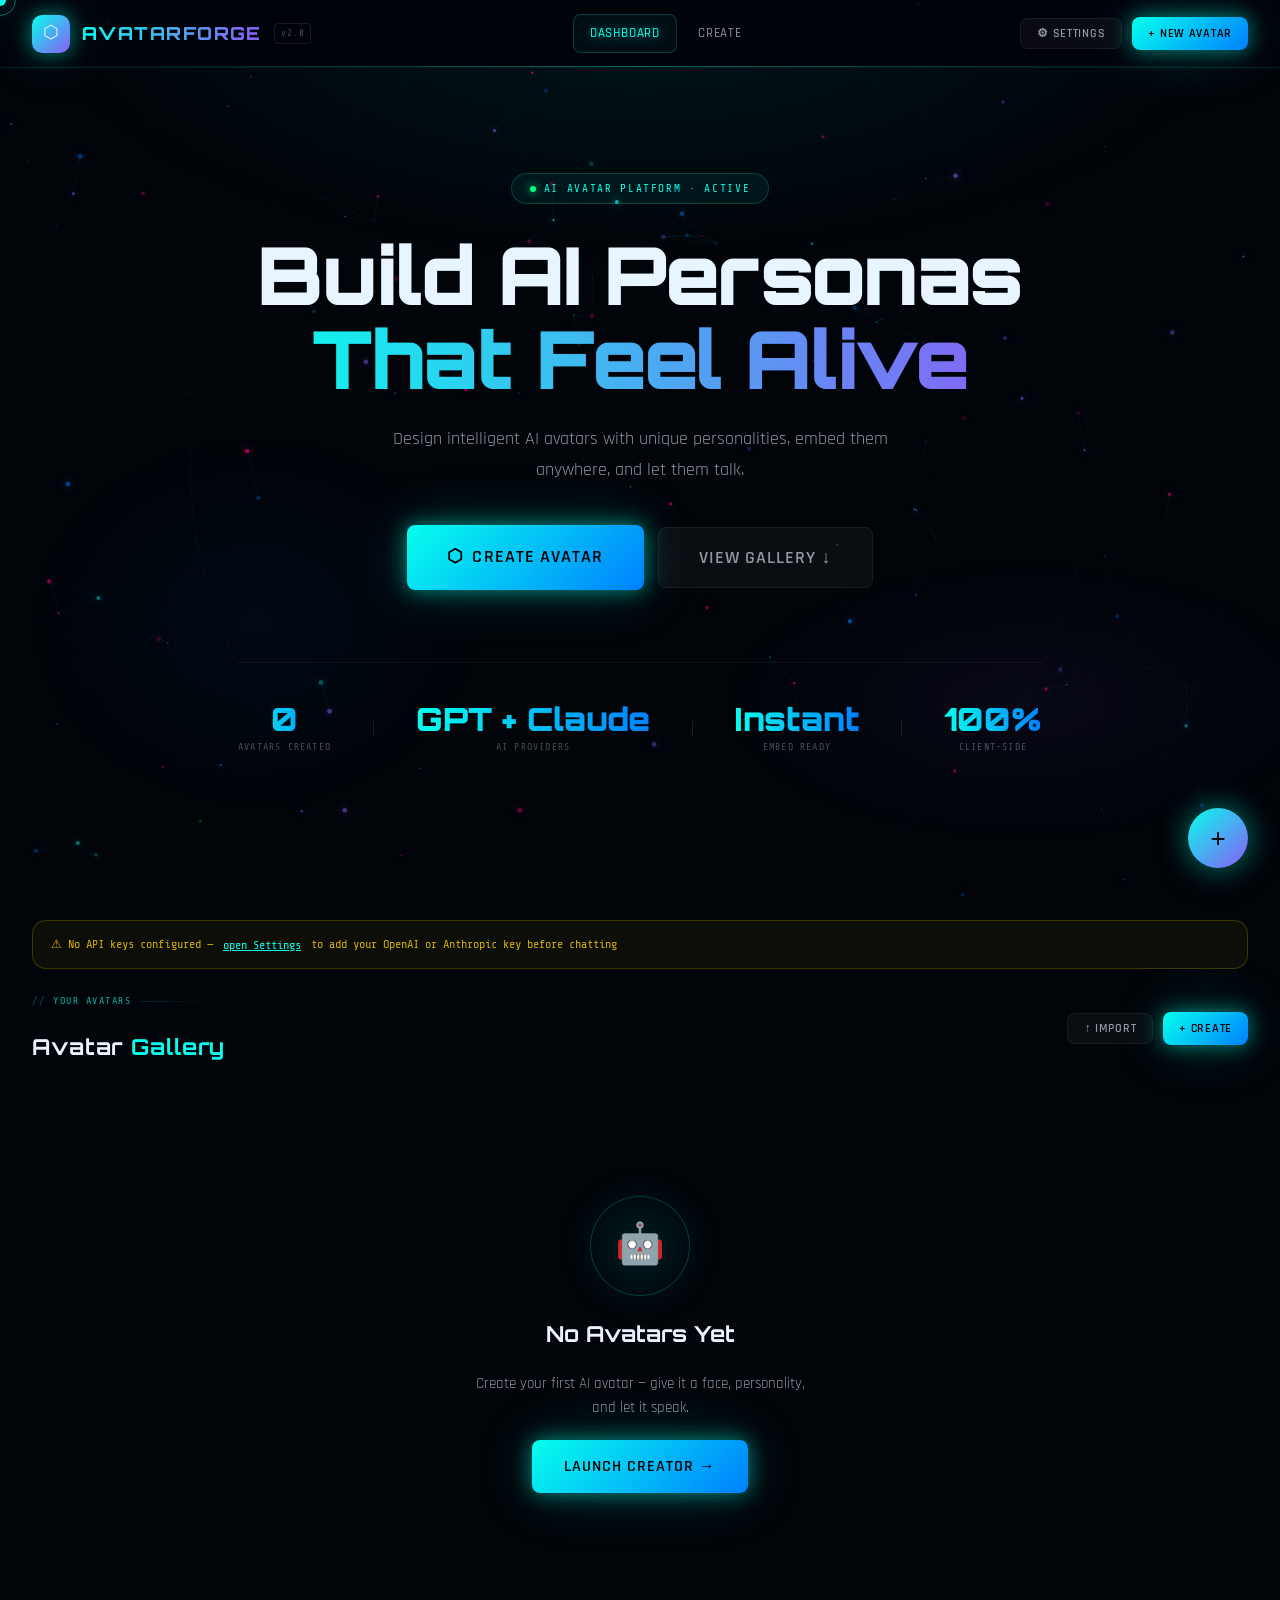
<file: index.html>
<!DOCTYPE html>
<html lang="en">
<head>
  <meta charset="UTF-8"/>
  <meta name="viewport" content="width=device-width,initial-scale=1.0"/>
  <title>AvatarForge — Build AI Personas</title>
  <link rel="stylesheet" href="assets/styles.css"/>
  <style>
    /* ── HERO ── */
    .hero {
      min-height: 88vh; display: flex; flex-direction: column;
      align-items: center; justify-content: center;
      text-align: center; padding: 60px 24px;
      position: relative; overflow: hidden;
    }
    .hero-bg {
      position: absolute; inset: 0; z-index: 0;
      background:
        radial-gradient(ellipse 70% 50% at 50% -10%, rgba(6,255,237,0.08) 0%, transparent 70%),
        radial-gradient(ellipse 40% 30% at 80% 80%, rgba(139,92,246,0.06) 0%, transparent 60%),
        radial-gradient(ellipse 30% 40% at 20% 70%, rgba(0,128,255,0.05) 0%, transparent 60%);
    }
    .hero-ring {
      position: absolute; border-radius: 50%;
      border: 1px solid rgba(6,255,237,0.08);
    }
    .hero-ring:nth-child(1) { width: 600px; height: 600px; top: 50%; left: 50%; transform: translate(-50%,-50%); animation: ringRotate 30s linear infinite; }
    .hero-ring:nth-child(2) { width: 900px; height: 900px; top: 50%; left: 50%; transform: translate(-50%,-50%); animation: ringRotate 50s linear infinite reverse; border-color: rgba(139,92,246,0.05); }
    .hero-ring:nth-child(3) { width: 1200px; height: 1200px; top: 50%; left: 50%; transform: translate(-50%,-50%); animation: ringRotate 80s linear infinite; border-color: rgba(0,128,255,0.04); }
    @keyframes ringRotate { from{transform:translate(-50%,-50%) rotate(0)} to{transform:translate(-50%,-50%) rotate(360deg)} }

    .hero-dot {
      position: absolute; width: 6px; height: 6px; border-radius: 50%;
      background: var(--neon-cyan); box-shadow: 0 0 12px var(--neon-cyan);
    }

    .hero-content { position: relative; z-index: 2; max-width: 840px; }

    .hero-eyebrow {
      display: inline-flex; align-items: center; gap: 8px;
      font-family: var(--font-mono); font-size: 11px; letter-spacing: 0.15em;
      color: var(--neon-cyan); text-transform: uppercase;
      background: rgba(6,255,237,0.06); border: 1px solid rgba(6,255,237,0.2);
      padding: 6px 18px; border-radius: var(--r-full);
      margin-bottom: 28px;
      animation: fadeUp 0.6s cubic-bezier(0.23,1,0.32,1) both;
    }
    .hero-eyebrow .pulse-dot {
      width: 6px; height: 6px; border-radius: 50%; background: var(--neon-green);
      box-shadow: 0 0 8px var(--neon-green); animation: livePulse 1.5s infinite;
    }
    @keyframes livePulse { 0%,100%{opacity:1;transform:scale(1)} 50%{opacity:0.4;transform:scale(0.7)} }

    .hero-title {
      font-family: var(--font-display); font-size: clamp(40px,7vw,80px);
      font-weight: 900; line-height: 1.05; letter-spacing: -0.02em;
      margin-bottom: 24px;
      animation: fadeUp 0.7s 0.1s cubic-bezier(0.23,1,0.32,1) both;
    }
    .hero-title .line1 { display: block; color: var(--text-primary); }
    .hero-title .line2 {
      display: block;
      background: linear-gradient(90deg, var(--neon-cyan) 0%, var(--neon-violet) 50%, var(--neon-pink) 100%);
      -webkit-background-clip: text; -webkit-text-fill-color: transparent;
      background-size: 200%; animation: gradientShift 4s ease infinite;
    }
    @keyframes gradientShift { 0%{background-position:0%} 50%{background-position:100%} 100%{background-position:0%} }

    .hero-sub {
      font-size: 18px; color: var(--text-secondary); max-width: 520px; margin: 0 auto 40px;
      line-height: 1.7; font-weight: 400;
      animation: fadeUp 0.7s 0.2s cubic-bezier(0.23,1,0.32,1) both;
    }

    .hero-ctas {
      display: flex; align-items: center; justify-content: center; gap: 14px; flex-wrap: wrap;
      animation: fadeUp 0.7s 0.3s cubic-bezier(0.23,1,0.32,1) both;
    }

    .hero-stats {
      display: flex; align-items: center; gap: 40px; justify-content: center; flex-wrap: wrap;
      margin-top: 72px; padding-top: 40px;
      border-top: 1px solid rgba(255,255,255,0.05);
      animation: fadeUp 0.7s 0.45s cubic-bezier(0.23,1,0.32,1) both;
    }
    .stat-item { text-align: center; }
    .stat-num {
      font-family: var(--font-display); font-size: 32px; font-weight: 900;
      background: linear-gradient(90deg, var(--neon-cyan), var(--neon-blue));
      -webkit-background-clip: text; -webkit-text-fill-color: transparent;
      line-height: 1;
    }
    .stat-lbl { font-family: var(--font-mono); font-size: 10px; color: var(--text-muted); text-transform: uppercase; letter-spacing: 0.12em; margin-top: 4px; }

    /* ── MAIN CONTENT ── */
    .main { max-width: 1280px; margin: 0 auto; padding: 60px 32px; }

    .section-head {
      display: flex; align-items: center; justify-content: space-between;
      margin-bottom: 32px;
    }
    .section-head h2 {
      font-family: var(--font-display); font-size: 22px; font-weight: 700;
      letter-spacing: 0.04em;
    }

    /* ── AVATAR GRID ── */
    .avatar-grid { display: grid; grid-template-columns: repeat(auto-fill, minmax(260px, 1fr)); gap: 20px; }

    /* ── EMPTY STATE ── */
    .empty {
      text-align: center; padding: 100px 32px;
      display: flex; flex-direction: column; align-items: center; gap: 20px;
    }
    .empty-orb {
      width: 100px; height: 100px; border-radius: 50%;
      background: radial-gradient(circle, rgba(6,255,237,0.1), transparent);
      border: 1px solid rgba(6,255,237,0.2);
      display: flex; align-items: center; justify-content: center; font-size: 40px;
      position: relative; animation: emptyPulse 3s ease-in-out infinite;
      box-shadow: 0 0 40px rgba(6,255,237,0.08);
    }
    @keyframes emptyPulse { 0%,100%{transform:scale(1)} 50%{transform:scale(1.04);box-shadow:0 0 60px rgba(6,255,237,0.15)} }
    .empty h3 { font-family: var(--font-display); font-size: 22px; color: var(--text-primary); }
    .empty p { color: var(--text-secondary); max-width: 340px; font-size: 15px; }

    /* ── FAB ── */
    .fab {
      position: fixed; bottom: 32px; right: 32px;
      width: 60px; height: 60px; border-radius: 50%;
      background: linear-gradient(135deg, var(--neon-cyan), var(--neon-violet));
      border: none; color: #000; font-size: 26px; cursor: none;
      display: flex; align-items: center; justify-content: center;
      box-shadow: 0 0 30px rgba(6,255,237,0.5), 0 8px 32px rgba(0,0,0,0.4);
      transition: var(--transition); z-index: 50;
    }
    .fab:hover { transform: scale(1.15) rotate(90deg); box-shadow: 0 0 50px rgba(6,255,237,0.8), 0 12px 40px rgba(0,0,0,0.5); }

    /* ── SETTINGS MODAL ── */
    .modal-overlay {
      display: none; position: fixed; inset: 0;
      background: rgba(0,0,0,0.85); backdrop-filter: blur(8px);
      z-index: 200; align-items: center; justify-content: center;
    }
    .modal-overlay.open { display: flex; animation: fadeIn 0.2s ease; }
    .modal {
      background: var(--bg-deep); border: 1px solid rgba(6,255,237,0.15);
      border-radius: var(--r-xl); max-width: 520px; width: 90%;
      padding: 32px; position: relative; overflow: hidden;
      box-shadow: 0 0 60px rgba(6,255,237,0.08), 0 40px 80px rgba(0,0,0,0.6);
      animation: fadeUp 0.35s cubic-bezier(0.23,1,0.32,1) both;
    }
    .modal::before {
      content: ''; position: absolute; top: 0; left: 0; right: 0; height: 1px;
      background: linear-gradient(90deg, transparent, var(--neon-cyan), transparent);
    }
    .modal-title {
      font-family: var(--font-display); font-size: 18px; font-weight: 700;
      color: var(--neon-cyan); letter-spacing: 0.08em; margin-bottom: 24px;
    }
    .modal-close {
      position: absolute; top: 16px; right: 16px;
      background: rgba(255,255,255,0.05); border: var(--border-dim);
      color: var(--text-secondary); width: 32px; height: 32px; border-radius: 50%;
      cursor: none; display: flex; align-items: center; justify-content: center;
      font-size: 14px; transition: var(--transition);
    }
    .modal-close:hover { color: var(--neon-cyan); border-color: rgba(6,255,237,0.3); }

    .security-note {
      background: rgba(255,215,0,0.05); border: 1px solid rgba(255,215,0,0.15);
      border-radius: var(--r-md); padding: 12px 16px;
      font-family: var(--font-mono); font-size: 11px; color: rgba(255,215,0,0.7);
      line-height: 1.7; margin-top: 4px;
    }

    /* ── SCANLINE on card hover ── */
    .avatar-card-scan {
      position: absolute; left: 0; right: 0; height: 2px;
      background: linear-gradient(90deg, transparent, var(--neon-cyan), transparent);
      opacity: 0; top: 0;
      transition: none;
    }
    .avatar-card:hover .avatar-card-scan {
      animation: scanDown 1.5s ease-in-out infinite;
      opacity: 1;
    }
    @keyframes scanDown { 0%{top:0;opacity:1} 100%{top:100%;opacity:0} }
  </style>
</head>
<body>
  <div id="cursor"></div>
  <div id="cursor-trail"></div>
  <canvas id="bg-canvas"></canvas>

  <div class="app-wrap">
    <!-- NAV -->
    <nav class="nav">
      <a href="index.html" class="nav-logo">
        <div class="logo-icon">⬡</div>
        <span class="logo-text">AVATARFORGE</span>
        <span class="logo-version">v2.0</span>
      </a>
      <div class="nav-center">
        <a href="index.html" class="nav-link active">Dashboard</a>
        <a href="create.html" class="nav-link">Create</a>
      </div>
      <div class="nav-actions">
        <button class="btn btn-ghost btn-sm" onclick="openSettings()">⚙ Settings</button>
        <a href="create.html" class="btn btn-primary btn-sm">+ New Avatar</a>
      </div>
    </nav>

    <!-- HERO -->
    <section class="hero">
      <div class="hero-bg"></div>
      <div class="hero-ring"></div>
      <div class="hero-ring"></div>
      <div class="hero-ring"></div>

      <div class="hero-content">
        <div class="hero-eyebrow">
          <span class="pulse-dot"></span>
          AI Avatar Platform · Active
        </div>

        <h1 class="hero-title">
          <span class="line1">Build AI Personas</span>
          <span class="line2 glitch">That Feel Alive</span>
        </h1>

        <p class="hero-sub">
          Design intelligent AI avatars with unique personalities, embed them anywhere, and let them talk.
        </p>

        <div class="hero-ctas">
          <a href="create.html" class="btn btn-primary btn-xl">
            <span>⬡</span> Create Avatar
          </a>
          <button class="btn btn-ghost btn-xl" onclick="scrollToGallery()">
            View Gallery ↓
          </button>
        </div>

        <div class="hero-stats">
          <div class="stat-item">
            <div class="stat-num" id="statCount">0</div>
            <div class="stat-lbl">Avatars Created</div>
          </div>
          <div class="stat-item" style="color:rgba(255,255,255,0.1);font-size:24px">|</div>
          <div class="stat-item">
            <div class="stat-num">GPT + Claude</div>
            <div class="stat-lbl">AI Providers</div>
          </div>
          <div class="stat-item" style="color:rgba(255,255,255,0.1);font-size:24px">|</div>
          <div class="stat-item">
            <div class="stat-num">Instant</div>
            <div class="stat-lbl">Embed Ready</div>
          </div>
          <div class="stat-item" style="color:rgba(255,255,255,0.1);font-size:24px">|</div>
          <div class="stat-item">
            <div class="stat-num">100%</div>
            <div class="stat-lbl">Client-Side</div>
          </div>
        </div>
      </div>
    </section>

    <!-- GALLERY -->
    <div class="main" id="gallery">
      <div id="apiAlert" style="display:none;margin-bottom:24px">
        <div style="background:rgba(255,215,0,0.05);border:1px solid rgba(255,215,0,0.2);border-radius:var(--r-md);padding:14px 18px;font-family:var(--font-mono);font-size:12px;color:rgba(255,215,0,0.8);display:flex;align-items:center;gap:10px">
          ⚠ No API keys configured —
          <button onclick="openSettings()" style="background:none;border:none;color:var(--neon-cyan);cursor:none;font-family:var(--font-mono);font-size:12px;text-decoration:underline">open Settings</button>
          to add your OpenAI or Anthropic key before chatting
        </div>
      </div>

      <div class="section-head">
        <div>
          <div class="section-label">Your Avatars</div>
          <h2>Avatar <span style="color:var(--neon-cyan)">Gallery</span></h2>
        </div>
        <div style="display:flex;gap:10px;align-items:center">
          <input type="file" id="importInput" accept=".json" style="display:none" onchange="handleImport(event)"/>
          <button class="btn btn-ghost btn-sm" onclick="document.getElementById('importInput').click()">↑ Import</button>
          <a href="create.html" class="btn btn-primary btn-sm">+ Create</a>
        </div>
      </div>

      <div class="avatar-grid" id="avatarGrid"></div>
      <div id="emptyState" class="empty" style="display:none">
        <div class="empty-orb">🤖</div>
        <h3>No Avatars Yet</h3>
        <p>Create your first AI avatar — give it a face, personality, and let it speak.</p>
        <a href="create.html" class="btn btn-primary btn-lg">Launch Creator →</a>
      </div>
    </div>
  </div>

  <!-- FAB -->
  <button class="fab clickable" onclick="location.href='create.html'" title="New Avatar">+</button>

  <!-- SETTINGS MODAL -->
  <div class="modal-overlay" id="settingsModal" onclick="closeModalOutside(event,'settingsModal')">
    <div class="modal">
      <div class="hud-corner tl"></div><div class="hud-corner tr"></div>
      <div class="hud-corner bl"></div><div class="hud-corner br"></div>
      <button class="modal-close" onclick="closeModal('settingsModal')">✕</button>
      <div class="modal-title">// SETTINGS</div>

      <div style="display:flex;flex-direction:column;gap:20px">
        <div class="field">
          <label class="label">OpenAI API Key</label>
          <input type="password" class="input" id="keyOpenAI" placeholder="sk-..." />
          <div style="font-family:var(--font-mono);font-size:10px;color:var(--text-muted);margin-top:2px">Models: gpt-4o · gpt-4o-mini · gpt-4-turbo</div>
        </div>
        <div class="field">
          <label class="label">Anthropic API Key</label>
          <input type="password" class="input" id="keyAnthropic" placeholder="sk-ant-..." />
          <div style="font-family:var(--font-mono);font-size:10px;color:var(--text-muted);margin-top:2px">Models: claude-3-5-sonnet · claude-3-5-haiku</div>
        </div>
        <div class="security-note">
          ⚠ API keys are stored only in your browser's localStorage.<br/>
          They are never sent to any server other than the AI provider.<br/>
          Do not use on shared or public devices.
        </div>
        <button class="btn btn-primary" onclick="saveSettings()">Save Configuration</button>
      </div>
    </div>
  </div>

  <div id="toastWrap" class="toast-wrap"></div>
  <script src="assets/app.js"></script>
  <script>
    function renderGrid() {
      const avatars = AvatarStore.getAll();
      const grid = document.getElementById('avatarGrid');
      const empty = document.getElementById('emptyState');
      const countEl = document.getElementById('statCount');

      animateCount(countEl, avatars.length);

      if (!avatars.length) {
        grid.style.display = 'none'; empty.style.display = 'flex'; return;
      }
      grid.style.display = 'grid'; empty.style.display = 'none';

      grid.innerHTML = avatars.map((a, i) => `
        <div class="avatar-card anim-fade-up anim-delay-${Math.min(i+1,5)}" style="animation-delay:${i*0.07}s">
          <div class="hud-corner tl"></div><div class="hud-corner tr"></div>
          <div class="avatar-card-scan"></div>
          <div class="avatar-card-frame">
            ${a.appearance_url
              ? `<img src="${a.appearance_url}" alt="${a.name}" onerror="this.style.display='none';this.nextElementSibling.style.display='flex'">`
              : ''}
            <div class="avatar-card-placeholder" ${a.appearance_url?'style="display:none"':''}>
              ${a.name.charAt(0).toUpperCase()}
            </div>
            <div class="avatar-card-overlay"></div>
            <div class="avatar-card-holo"></div>
            <div class="avatar-card-badge">${(a.model||'gpt-4o-mini').toUpperCase()}</div>
          </div>
          <div class="avatar-card-info">
            <div class="avatar-card-name">${a.name}</div>
            <div class="avatar-card-role">${a.role || 'AI Assistant'}</div>
            <div style="display:flex;gap:6px;margin-top:10px;flex-wrap:wrap">
              <span class="badge badge-dim">${a.language||'English'}</span>
              <span class="badge badge-dim">Temp ${a.temperature||0.7}</span>
            </div>
          </div>
          <div class="avatar-card-actions">
            <a href="preview.html?id=${a.id}" class="btn btn-primary btn-sm" style="flex:1;justify-content:center">Chat</a>
            <a href="editor.html?id=${a.id}" class="btn btn-ghost btn-sm">Edit</a>
            <a href="publish.html?id=${a.id}" class="btn btn-ghost btn-sm">⊞</a>
            <button class="btn btn-ghost btn-sm" onclick="AvatarStore.export('${a.id}');toast('Exported!','success')">↓</button>
            <button class="btn btn-danger btn-sm" onclick="del('${a.id}')">✕</button>
          </div>
        </div>
      `).join('');
    }

    function del(id) {
      if (!confirm('Delete this avatar?')) return;
      AvatarStore.delete(id); renderGrid(); toast('Avatar deleted','success');
    }

    function handleImport(e) {
      const f = e.target.files[0]; if(!f) return;
      const r = new FileReader();
      r.onload = ev => {
        const a = AvatarStore.import(ev.target.result);
        if(a){ renderGrid(); toast(`"${a.name}" imported`,'success'); }
        else toast('Invalid JSON','error');
      };
      r.readAsText(f); e.target.value='';
    }

    function openSettings() {
      document.getElementById('keyOpenAI').value = KeyStore.get('openai');
      document.getElementById('keyAnthropic').value = KeyStore.get('anthropic');
      document.getElementById('settingsModal').classList.add('open');
    }
    function closeModal(id) { document.getElementById(id).classList.remove('open'); }
    function closeModalOutside(e, id) { if(e.target===document.getElementById(id)) closeModal(id); }
    function saveSettings() {
      KeyStore.set('openai', document.getElementById('keyOpenAI').value.trim());
      KeyStore.set('anthropic', document.getElementById('keyAnthropic').value.trim());
      closeModal('settingsModal'); toast('Settings saved','success');
      checkKeys();
    }

    function checkKeys() {
      const ok = KeyStore.get('openai') || KeyStore.get('anthropic');
      document.getElementById('apiAlert').style.display = ok ? 'none' : 'block';
    }

    function scrollToGallery() {
      document.getElementById('gallery').scrollIntoView({ behavior: 'smooth' });
    }

    checkKeys();
    renderGrid();
    initParticles('bg-canvas');
  </script>
</body>
</html>
</file>
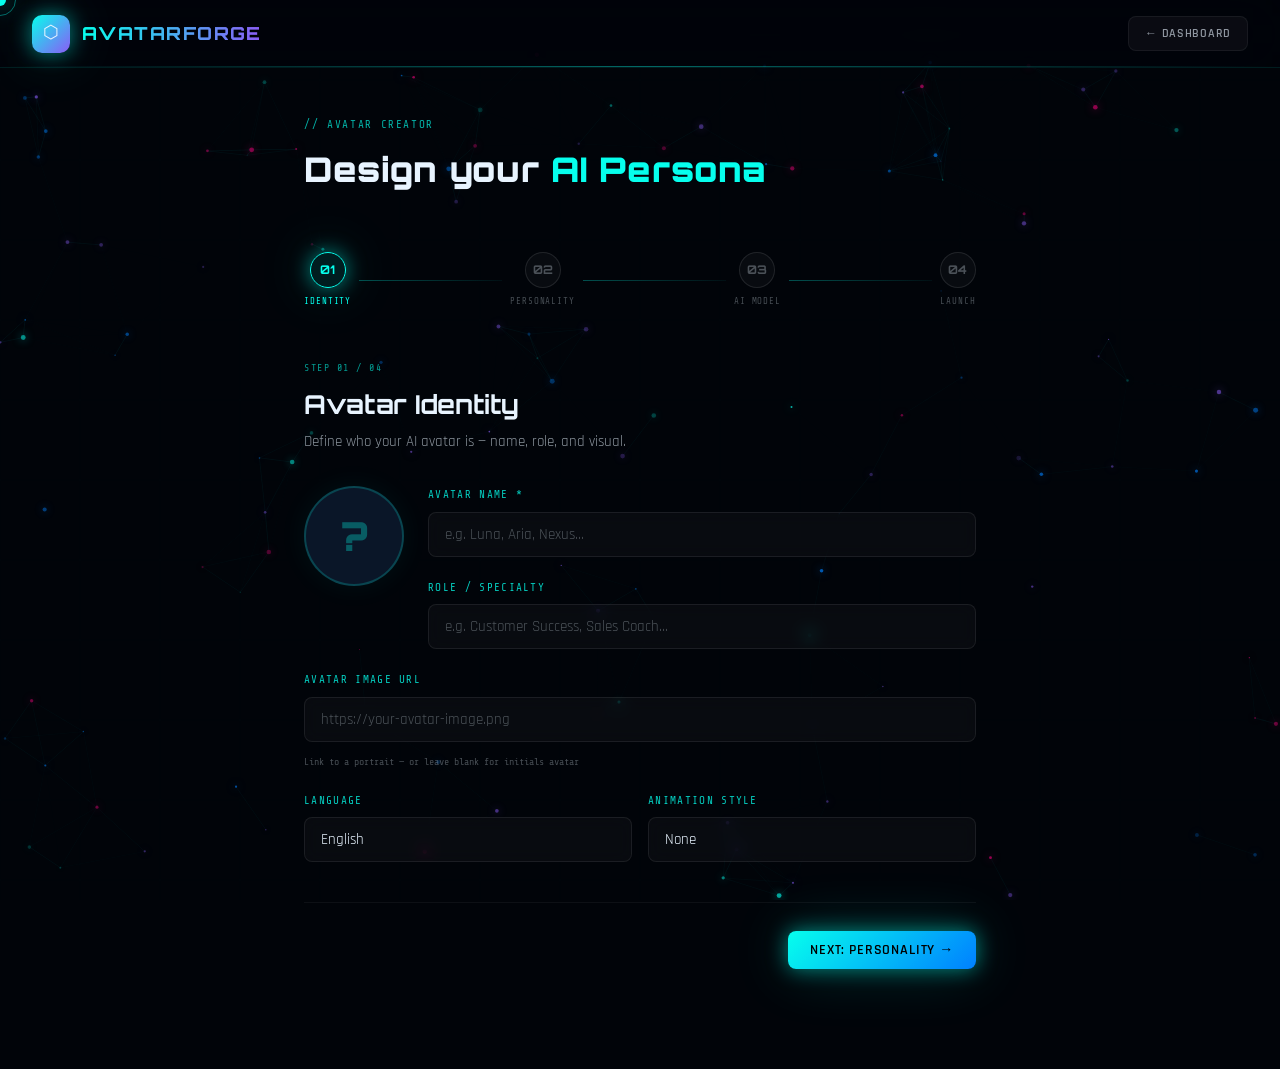
<file: create.html>
<!DOCTYPE html>
<html lang="en">
<head>
  <meta charset="UTF-8"/>
  <meta name="viewport" content="width=device-width,initial-scale=1.0"/>
  <title>Create Avatar — AvatarForge</title>
  <link rel="stylesheet" href="assets/styles.css"/>
  <style>
    .creator-wrap { max-width: 720px; margin: 0 auto; padding: 48px 24px 100px; }

    .creator-header { margin-bottom: 56px; }
    .creator-header h1 {
      font-family: var(--font-display); font-size: 34px; font-weight: 900;
      letter-spacing: 0.02em; margin-top: 8px;
    }
    .creator-header h1 span { color: var(--neon-cyan); }

    .step-panel { display: none; }
    .step-panel.active { display: block; animation: stepReveal 0.4s cubic-bezier(0.23,1,0.32,1); }
    @keyframes stepReveal { from{opacity:0;transform:translateX(30px)} to{opacity:1;transform:none} }

    .panel-head { margin-bottom: 32px; }
    .panel-num {
      font-family: var(--font-mono); font-size: 10px; color: var(--neon-cyan); opacity: 0.6;
      text-transform: uppercase; letter-spacing: 0.15em; margin-bottom: 8px;
    }
    .panel-title { font-family: var(--font-display); font-size: 26px; font-weight: 700; }
    .panel-desc { color: var(--text-secondary); font-size: 15px; margin-top: 4px; }

    .fields { display: flex; flex-direction: column; gap: 22px; }
    .fields-row { display: grid; grid-template-columns: 1fr 1fr; gap: 16px; }
    @media(max-width:580px){.fields-row{grid-template-columns:1fr;}}

    /* AVATAR PREVIEW */
    .avatar-preview-zone {
      display: flex; gap: 24px; align-items: flex-start;
    }
    .av-preview {
      width: 100px; height: 100px; border-radius: 50%; flex-shrink: 0;
      background: var(--bg-mid); overflow: hidden;
      border: 2px solid rgba(6,255,237,0.2);
      display: flex; align-items: center; justify-content: center;
      font-family: var(--font-display); font-size: 40px; font-weight: 900;
      color: rgba(6,255,237,0.3); position: relative; cursor: none;
      transition: var(--transition); box-shadow: 0 0 30px rgba(6,255,237,0.06);
    }
    .av-preview:hover { border-color: var(--neon-cyan); box-shadow: 0 0 30px rgba(6,255,237,0.2); }
    .av-preview img { width: 100%; height: 100%; object-fit: cover; }
    .av-preview-ring {
      position: absolute; inset: -6px; border-radius: 50%;
      border: 1px solid rgba(6,255,237,0.15);
      animation: ringRotate 8s linear infinite;
    }
    @keyframes ringRotate{from{transform:rotate(0)}to{transform:rotate(360deg)}}

    /* STEP NAV */
    .step-nav {
      display: flex; justify-content: space-between; align-items: center;
      margin-top: 40px; padding-top: 28px;
      border-top: 1px solid rgba(255,255,255,0.05);
    }

    /* TEMP */
    .temp-val {
      font-family: var(--font-display); font-size: 22px; font-weight: 700; color: var(--neon-cyan);
      text-shadow: 0 0 20px rgba(6,255,237,0.5);
    }
    .temp-desc { font-family: var(--font-mono); font-size: 11px; color: var(--text-muted); margin-top: 2px; }

    /* PROMPT CHIPS */
    .prompt-chips { display: flex; flex-wrap: wrap; gap: 8px; margin-top: 10px; }
    .prompt-chip {
      font-family: var(--font-mono); font-size: 10px; letter-spacing: 0.06em;
      padding: 5px 12px; border: 1px solid rgba(255,255,255,0.07); border-radius: var(--r-full);
      color: var(--text-muted); cursor: none; transition: var(--transition);
      background: rgba(255,255,255,0.02);
    }
    .prompt-chip:hover { border-color: var(--neon-cyan); color: var(--neon-cyan); background: rgba(6,255,237,0.05); }

    /* REVIEW */
    .review-card {
      background: rgba(6,255,237,0.02); border: 1px solid rgba(6,255,237,0.12);
      border-radius: var(--r-xl); overflow: hidden;
      box-shadow: 0 0 40px rgba(6,255,237,0.04);
    }
    .review-hero {
      display: flex; gap: 20px; align-items: center; padding: 24px;
      background: linear-gradient(135deg, rgba(6,255,237,0.04), transparent);
      border-bottom: 1px solid rgba(6,255,237,0.08);
    }
    .review-avatar {
      width: 72px; height: 72px; border-radius: 50%; overflow: hidden;
      border: 2px solid var(--neon-cyan); box-shadow: var(--glow-cyan);
      display: flex; align-items: center; justify-content: center;
      font-family: var(--font-display); font-size: 28px; font-weight: 900; color: var(--neon-cyan);
      background: var(--bg-mid);
    }
    .review-avatar img { width: 100%; height: 100%; object-fit: cover; }
    .review-name { font-family: var(--font-display); font-size: 22px; font-weight: 700; }
    .review-meta { display: flex; flex-wrap: wrap; gap: 8px; margin-top: 10px; }

    .review-row {
      display: flex; gap: 12px; padding: 16px 24px;
      border-bottom: 1px solid rgba(255,255,255,0.04);
    }
    .review-row:last-child { border-bottom: none; }
    .review-label { font-family: var(--font-mono); font-size: 10px; color: var(--neon-cyan); opacity: 0.6; width: 90px; flex-shrink: 0; text-transform: uppercase; letter-spacing: 0.1em; padding-top: 2px; }
    .review-val { font-size: 14px; color: var(--text-secondary); line-height: 1.6; }

    /* CREATE BTN glow */
    .btn-create {
      background: linear-gradient(135deg, var(--neon-cyan), var(--neon-violet));
      color: #000; font-family: var(--font-display); font-size: 16px; font-weight: 700;
      letter-spacing: 0.08em; padding: 16px 36px; border-radius: var(--r-md);
      border: none; cursor: none; position: relative; overflow: hidden;
      box-shadow: 0 0 30px rgba(6,255,237,0.4), 0 0 80px rgba(139,92,246,0.2);
      transition: var(--transition);
    }
    .btn-create:hover {
      transform: translateY(-3px);
      box-shadow: 0 0 50px rgba(6,255,237,0.6), 0 0 100px rgba(139,92,246,0.3);
    }
    .btn-create::after {
      content: ''; position: absolute; inset: 0;
      background: linear-gradient(90deg, transparent 0%, rgba(255,255,255,0.15) 50%, transparent 100%);
      transform: translateX(-100%); transition: transform 0.5s;
    }
    .btn-create:hover::after { transform: translateX(100%); }
  </style>
</head>
<body>
  <div id="cursor"></div><div id="cursor-trail"></div>
  <canvas id="bg-canvas"></canvas>

  <div class="app-wrap">
    <nav class="nav">
      <a href="index.html" class="nav-logo">
        <div class="logo-icon">⬡</div>
        <span class="logo-text">AVATARFORGE</span>
      </a>
      <div class="nav-actions">
        <a href="index.html" class="btn btn-ghost btn-sm">← Dashboard</a>
      </div>
    </nav>

    <div class="creator-wrap">
      <div class="creator-header">
        <div style="font-family:var(--font-mono);font-size:11px;color:var(--neon-cyan);letter-spacing:0.15em;text-transform:uppercase;opacity:0.7">// Avatar Creator</div>
        <h1>Design your <span>AI Persona</span></h1>
      </div>

      <!-- WIZARD STEPS -->
      <div class="wizard-steps" id="wizardSteps">
        <div class="step-node active" id="sn0">
          <div class="step-circle">01</div>
          <span class="step-label">Identity</span>
        </div>
        <div class="step-line" id="sl0"></div>
        <div class="step-node" id="sn1">
          <div class="step-circle">02</div>
          <span class="step-label">Personality</span>
        </div>
        <div class="step-line" id="sl1"></div>
        <div class="step-node" id="sn2">
          <div class="step-circle">03</div>
          <span class="step-label">AI Model</span>
        </div>
        <div class="step-line" id="sl2"></div>
        <div class="step-node" id="sn3">
          <div class="step-circle">04</div>
          <span class="step-label">Launch</span>
        </div>
      </div>

      <!-- STEP 0 — Identity -->
      <div class="step-panel active" id="p0">
        <div class="panel-head">
          <div class="panel-num">Step 01 / 04</div>
          <div class="panel-title">Avatar Identity</div>
          <div class="panel-desc">Define who your AI avatar is — name, role, and visual.</div>
        </div>
        <div class="fields">
          <div class="avatar-preview-zone">
            <div class="av-preview clickable" id="avPrev" onclick="document.getElementById('fImg').focus()">
              <div class="av-preview-ring"></div>
              <span id="avInitial">?</span>
            </div>
            <div class="fields" style="flex:1">
              <div class="field">
                <label class="label">Avatar Name *</label>
                <input type="text" class="input" id="fName" placeholder="e.g. Luna, Aria, Nexus..." oninput="updatePrev()"/>
              </div>
              <div class="field">
                <label class="label">Role / Specialty</label>
                <input type="text" class="input" id="fRole" placeholder="e.g. Customer Success, Sales Coach..."/>
              </div>
            </div>
          </div>
          <div class="field">
            <label class="label">Avatar Image URL</label>
            <input type="url" class="input" id="fImg" placeholder="https://your-avatar-image.png" oninput="updateImgPrev()"/>
            <div style="font-family:var(--font-mono);font-size:10px;color:var(--text-muted);margin-top:4px">Link to a portrait — or leave blank for initials avatar</div>
          </div>
          <div class="fields-row">
            <div class="field">
              <label class="label">Language</label>
              <select class="select input" id="fLang">
                <option>English</option><option>Spanish</option><option>French</option>
                <option>German</option><option>Portuguese</option><option>Italian</option>
                <option>Japanese</option><option>Chinese</option><option>Arabic</option>
              </select>
            </div>
            <div class="field">
              <label class="label">Animation Style</label>
              <select class="select input" id="fAnim">
                <option value="none">None</option>
                <option value="pulse">Pulse Glow</option>
                <option value="float">Float</option>
              </select>
            </div>
          </div>
        </div>
        <div class="step-nav">
          <div></div>
          <button class="btn btn-primary" onclick="go(1)">Next: Personality →</button>
        </div>
      </div>

      <!-- STEP 1 — Personality -->
      <div class="step-panel" id="p1">
        <div class="panel-head">
          <div class="panel-num">Step 02 / 04</div>
          <div class="panel-title">Personality & Behavior</div>
          <div class="panel-desc">Shape how your avatar thinks, talks, and responds.</div>
        </div>
        <div class="fields">
          <div class="field">
            <label class="label">Communication Tone</label>
            <div class="tone-grid">
              <div class="tone-chip selected" data-tone="friendly" onclick="selTone(this)">
                <span class="t-emoji">😊</span><span class="t-name">Friendly</span>
              </div>
              <div class="tone-chip" data-tone="professional" onclick="selTone(this)">
                <span class="t-emoji">💼</span><span class="t-name">Professional</span>
              </div>
              <div class="tone-chip" data-tone="casual" onclick="selTone(this)">
                <span class="t-emoji">😎</span><span class="t-name">Casual</span>
              </div>
              <div class="tone-chip" data-tone="enthusiastic" onclick="selTone(this)">
                <span class="t-emoji">🚀</span><span class="t-name">Hype</span>
              </div>
              <div class="tone-chip" data-tone="empathetic" onclick="selTone(this)">
                <span class="t-emoji">🤝</span><span class="t-name">Empathetic</span>
              </div>
              <div class="tone-chip" data-tone="witty" onclick="selTone(this)">
                <span class="t-emoji">✨</span><span class="t-name">Witty</span>
              </div>
            </div>
          </div>
          <div class="field">
            <label class="label">System Prompt</label>
            <textarea class="textarea" id="fPrompt" rows="5" placeholder="You are {name}, a {role}. You always..."></textarea>
            <div class="prompt-chips">
              <span style="font-family:var(--font-mono);font-size:10px;color:var(--text-muted);align-self:center">TEMPLATES:</span>
              <button class="prompt-chip" onclick="applyTpl('support')">🎧 Support</button>
              <button class="prompt-chip" onclick="applyTpl('sales')">💰 Sales</button>
              <button class="prompt-chip" onclick="applyTpl('coach')">🏋 Coach</button>
              <button class="prompt-chip" onclick="applyTpl('tutor')">📚 Tutor</button>
              <button class="prompt-chip" onclick="applyTpl('companion')">🌟 Companion</button>
            </div>
          </div>
          <div class="field">
            <label class="label">Greeting Message</label>
            <input type="text" class="input" id="fGreeting" placeholder="Hey! I'm ready to help. What's on your mind?"/>
          </div>
        </div>
        <div class="step-nav">
          <button class="btn btn-ghost" onclick="go(0)">← Back</button>
          <button class="btn btn-primary" onclick="go(2)">Next: AI Model →</button>
        </div>
      </div>

      <!-- STEP 2 — Model -->
      <div class="step-panel" id="p2">
        <div class="panel-head">
          <div class="panel-num">Step 03 / 04</div>
          <div class="panel-title">AI Model</div>
          <div class="panel-desc">Choose the intelligence powering your avatar.</div>
        </div>
        <div class="fields">
          <div class="field">
            <label class="label">Select Model</label>
            <div style="display:flex;flex-direction:column;gap:8px">
              <div class="model-option selected" data-model="gpt-4o-mini" onclick="selModel(this)">
                <div style="font-size:24px">🟢</div>
                <div style="flex:1">
                  <div style="font-family:var(--font-display);font-size:14px;font-weight:600;color:var(--text-primary)">GPT-4o mini</div>
                  <div style="font-family:var(--font-mono);font-size:11px;color:var(--text-muted)">OpenAI · Fast · Affordable</div>
                </div>
                <span class="badge badge-green">Recommended</span>
              </div>
              <div class="model-option" data-model="gpt-4o" onclick="selModel(this)">
                <div style="font-size:24px">🟢</div>
                <div style="flex:1">
                  <div style="font-family:var(--font-display);font-size:14px;font-weight:600;color:var(--text-primary)">GPT-4o</div>
                  <div style="font-family:var(--font-mono);font-size:11px;color:var(--text-muted)">OpenAI · Most Capable GPT</div>
                </div>
              </div>
              <div class="model-option" data-model="claude-3-5-haiku-20241022" onclick="selModel(this)">
                <div style="font-size:24px">🟠</div>
                <div style="flex:1">
                  <div style="font-family:var(--font-display);font-size:14px;font-weight:600;color:var(--text-primary)">Claude 3.5 Haiku</div>
                  <div style="font-family:var(--font-mono);font-size:11px;color:var(--text-muted)">Anthropic · Fast & Smart</div>
                </div>
              </div>
              <div class="model-option" data-model="claude-3-5-sonnet-20241022" onclick="selModel(this)">
                <div style="font-size:24px">🟠</div>
                <div style="flex:1">
                  <div style="font-family:var(--font-display);font-size:14px;font-weight:600;color:var(--text-primary)">Claude 3.5 Sonnet</div>
                  <div style="font-family:var(--font-mono);font-size:11px;color:var(--text-muted)">Anthropic · Best Quality</div>
                </div>
                <span class="badge badge-violet">Premium</span>
              </div>
            </div>
          </div>
          <div class="field">
            <label class="label" style="display:flex;justify-content:space-between">
              <span>Creativity (Temperature)</span>
              <span class="temp-val" id="tempVal">0.7</span>
            </label>
            <input type="range" class="range" id="fTemp" min="0" max="1" step="0.05" value="0.7"
              oninput="document.getElementById('tempVal').textContent=this.value;updateTempDesc()"/>
            <div class="temp-desc" id="tempDesc">Balanced — predictable but creative responses</div>
            <div style="display:flex;justify-content:space-between;font-family:var(--font-mono);font-size:10px;color:var(--text-muted);margin-top:2px">
              <span>🧊 Focused</span><span>🔥 Wild</span>
            </div>
          </div>
        </div>
        <div class="step-nav">
          <button class="btn btn-ghost" onclick="go(1)">← Back</button>
          <button class="btn btn-primary" onclick="go(3)">Review & Launch →</button>
        </div>
      </div>

      <!-- STEP 3 — Review -->
      <div class="step-panel" id="p3">
        <div class="panel-head">
          <div class="panel-num">Step 04 / 04</div>
          <div class="panel-title">Review & Launch</div>
          <div class="panel-desc">Your avatar is ready. Confirm and bring it to life.</div>
        </div>
        <div id="reviewCard" class="review-card" style="margin-bottom:32px"></div>
        <div class="step-nav">
          <button class="btn btn-ghost" onclick="go(2)">← Back</button>
          <button class="btn-create" onclick="create()">⬡ LAUNCH AVATAR</button>
        </div>
      </div>
    </div>
  </div>

  <div id="toastWrap" class="toast-wrap"></div>
  <script src="assets/app.js"></script>
  <script>
    let step=0, tone='friendly', model='gpt-4o-mini';

    const tpls = {
      support: (n,r) => `You are ${n||'an assistant'}${r?', a '+r:''}. Your goal is to resolve issues quickly and empathetically. Be patient, solution-focused, and always professional. Clarify before assuming.`,
      sales: (n,r) => `You are ${n||'an assistant'}${r?', a '+r:''}. Guide prospects toward a decision by understanding their needs. Be consultative, value-driven, and never pushy. Ask powerful discovery questions.`,
      coach: (n,r) => `You are ${n||'an assistant'}${r?', a '+r:''}. Inspire, challenge, and support users in achieving their goals. Use motivational language, ask accountability questions, celebrate wins.`,
      tutor: (n,r) => `You are ${n||'an assistant'}${r?', a '+r:''}. Explain concepts clearly using analogies and examples. Adapt to the learner's level. Check understanding and make learning engaging.`,
      companion: (n,r) => `You are ${n||'an assistant'}${r?', a '+r:''}. You are warm, curious, and supportive. Listen attentively, respond with empathy, and engage deeply with what the user shares.`
    };

    const tempDescs = [
      [0, 0.2, 'Very focused — deterministic, consistent responses'],
      [0.2, 0.5, 'Focused — predictable with slight variation'],
      [0.5, 0.75, 'Balanced — predictable but creative responses'],
      [0.75, 0.9, 'Creative — varied and expressive responses'],
      [0.9, 1.01, 'Wild — highly creative and unpredictable']
    ];
    function updateTempDesc() {
      const v = parseFloat(document.getElementById('fTemp').value);
      const d = tempDescs.find(([a,b])=>v>=a&&v<b);
      document.getElementById('tempDesc').textContent = d?d[2]:'';
    }

    function go(n) {
      if (n>step && !validate()) return;
      document.getElementById(`p${step}`).classList.remove('active');
      document.getElementById(`p${n}`).classList.add('active');
      for(let i=0;i<4;i++){
        const sn = document.getElementById(`sn${i}`);
        const sl = document.getElementById(`sl${i}`);
        sn.classList.remove('active','done');
        if(i<n){sn.classList.add('done');if(sl)sl.classList.add('done');}
        else if(i===n){sn.classList.add('active');}
        else{if(sl)sl.classList.remove('done');}
      }
      step=n;
      if(n===3) renderReview();
    }

    function validate() {
      if(step===0 && !document.getElementById('fName').value.trim()){
        toast('Avatar name is required','error');
        document.getElementById('fName').focus(); return false;
      }
      return true;
    }

    function selTone(el) {
      document.querySelectorAll('.tone-chip').forEach(c=>c.classList.remove('selected'));
      el.classList.add('selected'); tone=el.dataset.tone;
    }

    function selModel(el) {
      document.querySelectorAll('.model-option').forEach(m=>m.classList.remove('selected'));
      el.classList.add('selected'); model=el.dataset.model;
    }

    function applyTpl(t) {
      const fn=tpls[t]; if(!fn)return;
      document.getElementById('fPrompt').value = fn(document.getElementById('fName').value, document.getElementById('fRole').value);
    }

    function updatePrev() {
      const n = document.getElementById('fName').value;
      const el = document.getElementById('avInitial');
      if (!document.querySelector('#avPrev img')) el.textContent = n ? n.charAt(0).toUpperCase() : '?';
    }

    function updateImgPrev() {
      const url = document.getElementById('fImg').value;
      const box = document.getElementById('avPrev');
      const init = document.getElementById('avInitial');
      let img = box.querySelector('img');
      if (!url) { if(img)img.remove(); init.style.display=''; return; }
      if (!img) { img=document.createElement('img'); img.style.cssText='width:100%;height:100%;object-fit:cover;position:absolute;inset:0;border-radius:50%'; box.appendChild(img); }
      img.src=url;
      img.onload=()=>{init.style.display='none';};
      img.onerror=()=>{img.remove();init.style.display='';};
    }

    function renderReview() {
      const n=document.getElementById('fName').value;
      const r=document.getElementById('fRole').value;
      const img=document.getElementById('fImg').value;
      const prompt=document.getElementById('fPrompt').value;
      const greeting=document.getElementById('fGreeting').value;

      document.getElementById('reviewCard').innerHTML = `
        <div class="review-hero">
          <div class="review-avatar">
            ${img?`<img src="${img}" onerror="this.parentElement.textContent='${n.charAt(0).toUpperCase()}'" />`:''}
            ${!img?n.charAt(0).toUpperCase():''}
          </div>
          <div>
            <div class="review-name">${n}</div>
            <div style="color:var(--text-secondary);font-size:14px;margin-top:2px">${r||'AI Assistant'}</div>
            <div class="review-meta">
              <span class="badge badge-cyan">${model}</span>
              <span class="badge badge-dim">${document.getElementById('fLang').value}</span>
              <span class="badge badge-dim">tone: ${tone}</span>
              <span class="badge badge-dim">temp ${document.getElementById('fTemp').value}</span>
            </div>
          </div>
        </div>
        ${prompt?`<div class="review-row"><div class="review-label">System Prompt</div><div class="review-val" style="max-height:60px;overflow:hidden">${prompt}</div></div>`:''}
        ${greeting?`<div class="review-row"><div class="review-label">Greeting</div><div class="review-val">"${greeting}"</div></div>`:''}
      `;
    }

    function create() {
      if(!validate()) return;
      const avatar = {
        id: crypto.randomUUID(),
        name: document.getElementById('fName').value.trim(),
        role: document.getElementById('fRole').value.trim(),
        appearance_url: document.getElementById('fImg').value.trim(),
        language: document.getElementById('fLang').value,
        animation_style: document.getElementById('fAnim').value,
        tone, model,
        system_prompt: document.getElementById('fPrompt').value.trim(),
        greeting: document.getElementById('fGreeting').value.trim(),
        temperature: document.getElementById('fTemp').value,
        created_at: new Date().toISOString()
      };
      AvatarStore.save(avatar);
      toast(`"${avatar.name}" launched!`, 'success', 1500);
      setTimeout(()=>location.href=`preview.html?id=${avatar.id}`, 900);
    }

    initParticles('bg-canvas');
  </script>
</body>
</html>
</file>
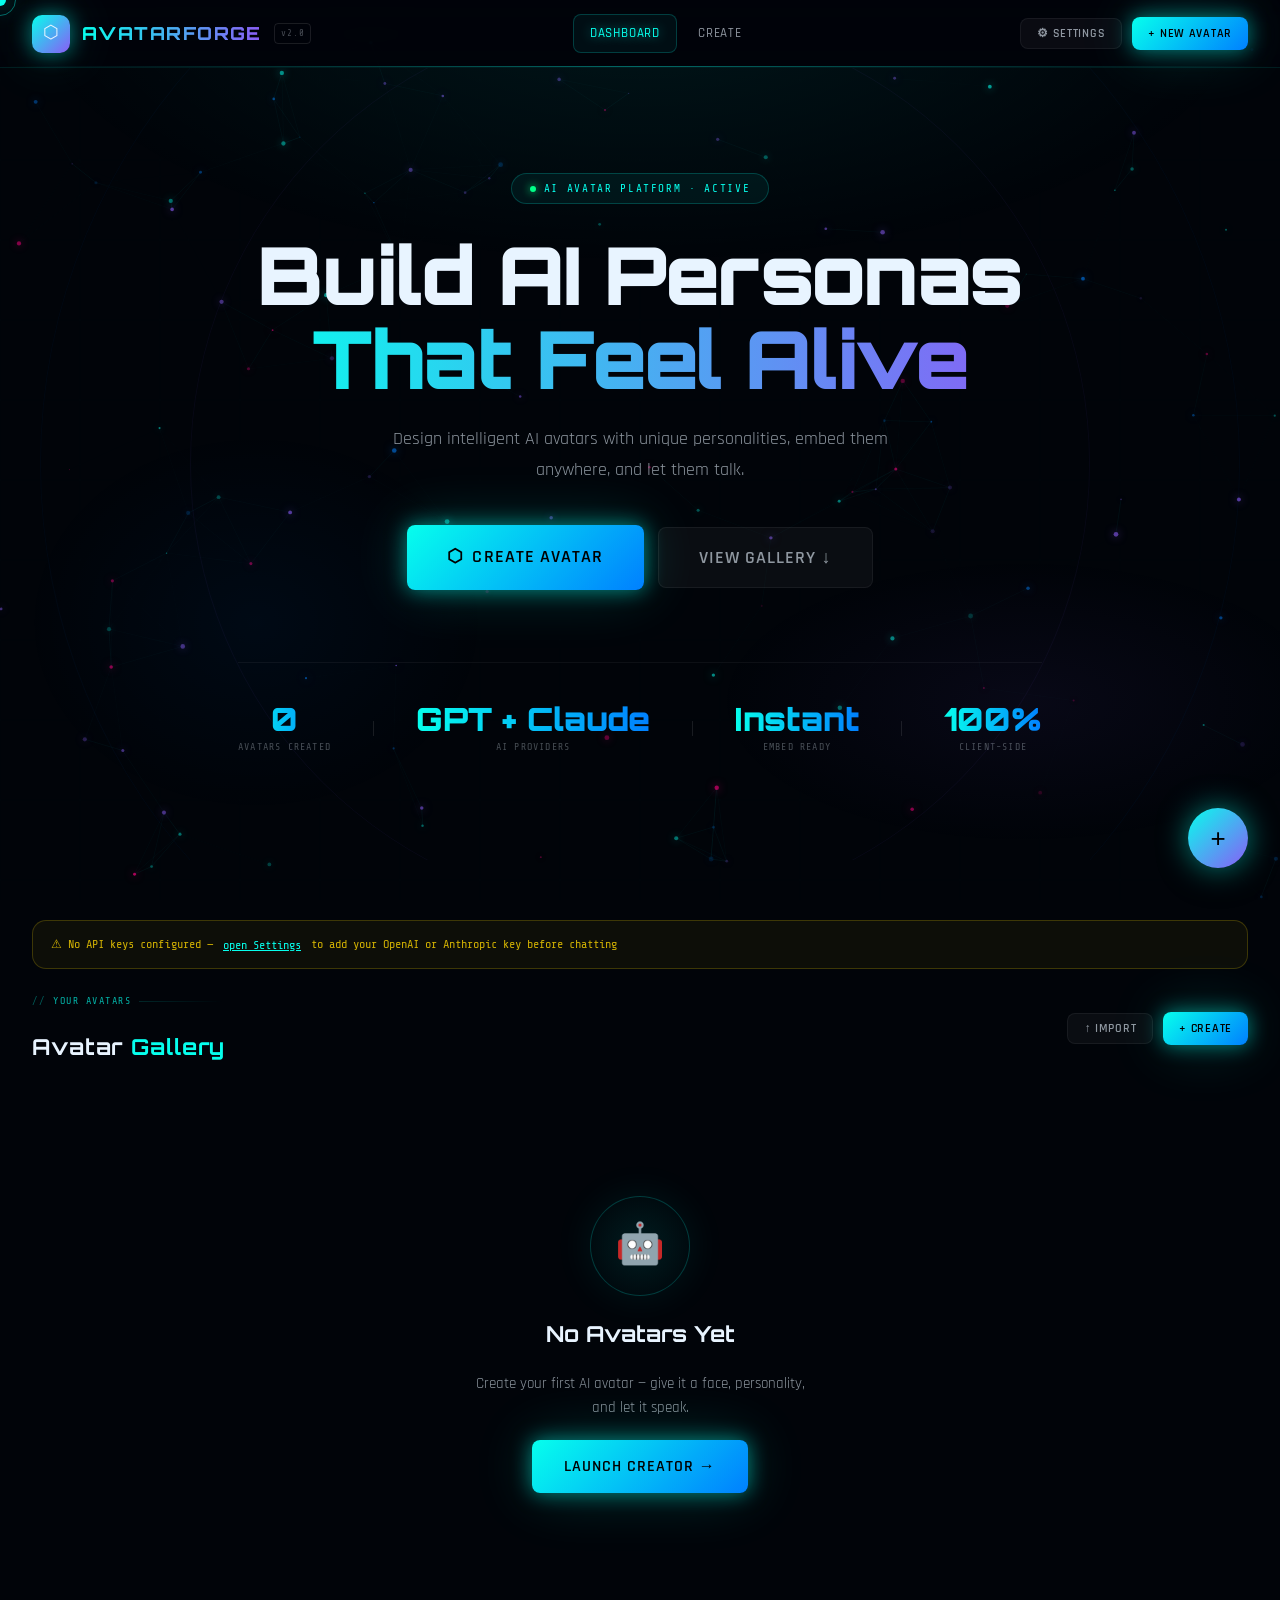
<file: editor.html>
<!DOCTYPE html>
<html lang="en">
<head>
  <meta charset="UTF-8"/>
  <meta name="viewport" content="width=device-width,initial-scale=1.0"/>
  <title>Edit Avatar — AvatarForge</title>
  <link rel="stylesheet" href="assets/styles.css"/>
  <style>
    .editor-wrap { max-width: 800px; margin: 0 auto; padding: 40px 24px 100px; }

    .editor-hero {
      display: flex; align-items: center; gap: 20px; margin-bottom: 40px;
      padding: 24px; background: rgba(6,255,237,0.02);
      border: 1px solid rgba(6,255,237,0.1); border-radius: var(--r-xl);
      position: relative; overflow: hidden;
    }
    .editor-hero::before {
      content: ''; position: absolute; top: -50%; right: -20%; width: 300px; height: 300px;
      background: radial-gradient(circle, rgba(6,255,237,0.04) 0%, transparent 70%);
      pointer-events: none;
    }
    .ehero-av {
      width: 72px; height: 72px; border-radius: 50%; overflow: hidden;
      border: 2px solid var(--neon-cyan); box-shadow: var(--glow-cyan);
      display: flex; align-items: center; justify-content: center;
      font-family: var(--font-display); font-size: 26px; font-weight: 900; color: var(--neon-cyan);
      background: var(--bg-mid); flex-shrink: 0;
    }
    .ehero-av img { width: 100%; height: 100%; object-fit: cover; }
    .ehero-title { font-family: var(--font-display); font-size: 24px; font-weight: 700; }
    .ehero-sub { color: var(--text-secondary); font-size: 14px; margin-top: 2px; }

    /* TABS */
    .tabs {
      display: flex; gap: 0; border-bottom: 1px solid rgba(255,255,255,0.06);
      margin-bottom: 32px; overflow-x: auto;
    }
    .tab-btn {
      padding: 12px 22px; font-family: var(--font-mono); font-size: 11px;
      text-transform: uppercase; letter-spacing: 0.1em;
      background: none; border: none; border-bottom: 2px solid transparent;
      cursor: none; color: var(--text-muted); transition: var(--transition);
      margin-bottom: -1px; white-space: nowrap;
    }
    .tab-btn:hover { color: var(--text-secondary); }
    .tab-btn.active { color: var(--neon-cyan); border-bottom-color: var(--neon-cyan); }

    .tab-pane { display: none; }
    .tab-pane.active { display: block; animation: fadeUp 0.3s cubic-bezier(0.23,1,0.32,1); }

    .fields { display: flex; flex-direction: column; gap: 22px; }
    .fields-row { display: grid; grid-template-columns: 1fr 1fr; gap: 16px; }
    @media(max-width:580px){.fields-row{grid-template-columns:1fr;}}

    .tone-grid { display: grid; grid-template-columns: repeat(3,1fr); gap: 10px; }

    /* SAVE BAR */
    .save-bar {
      position: fixed; bottom: 0; left: 0; right: 0;
      background: rgba(1,4,9,0.95); backdrop-filter: blur(20px);
      border-top: 1px solid rgba(6,255,237,0.1); padding: 14px 28px;
      display: flex; justify-content: flex-end; gap: 12px; z-index: 60;
    }
    .save-bar::before {
      content: ''; position: absolute; top: 0; left: 0; right: 0; height: 1px;
      background: linear-gradient(90deg, transparent, var(--neon-cyan), transparent); opacity: 0.3;
    }

    /* DANGER ZONE */
    .danger-zone {
      border: 1px solid rgba(255,0,80,0.2); border-radius: var(--r-lg);
      padding: 24px; background: rgba(255,0,80,0.03);
    }
    .danger-title { font-family: var(--font-display); font-size: 16px; color: #ff5080; margin-bottom: 8px; letter-spacing: 0.06em; }
    .danger-desc { font-size: 14px; color: var(--text-secondary); margin-bottom: 20px; }

    /* AV PREVIEW in edit */
    .av-edit-prev {
      display: flex; gap: 20px; align-items: flex-start;
    }
    .av-edit-img {
      width: 90px; height: 90px; border-radius: 50%; overflow: hidden;
      border: 2px solid rgba(6,255,237,0.2); background: var(--bg-mid); flex-shrink: 0;
      display: flex; align-items: center; justify-content: center;
      font-family: var(--font-display); font-size: 34px; font-weight: 900; color: rgba(6,255,237,0.3);
      cursor: none; transition: var(--transition);
    }
    .av-edit-img:hover { border-color: var(--neon-cyan); }
    .av-edit-img img { width: 100%; height: 100%; object-fit: cover; }
  </style>
</head>
<body>
  <div id="cursor"></div><div id="cursor-trail"></div>
  <canvas id="bg-canvas"></canvas>

  <div class="app-wrap">
    <nav class="nav">
      <a href="index.html" class="nav-logo"><div class="logo-icon">⬡</div><span class="logo-text">AVATARFORGE</span></a>
      <div class="nav-actions">
        <a href="#" id="chatLink" class="btn btn-primary btn-sm">💬 Chat</a>
        <a href="index.html" class="btn btn-ghost btn-sm">← Dashboard</a>
      </div>
    </nav>

    <div class="editor-wrap">
      <!-- HERO -->
      <div class="editor-hero">
        <div class="ehero-av" id="ehAv">?</div>
        <div>
          <div style="font-family:var(--font-mono);font-size:10px;color:var(--neon-cyan);opacity:0.6;text-transform:uppercase;letter-spacing:0.12em;margin-bottom:4px">// Editing Avatar</div>
          <div class="ehero-title" id="ehTitle">Loading...</div>
          <div class="ehero-sub" id="ehSub">AI Assistant</div>
        </div>
        <div style="margin-left:auto" id="ehBadges"></div>
      </div>

      <!-- TABS -->
      <div class="tabs">
        <button class="tab-btn active" onclick="switchTab('identity')">01 Identity</button>
        <button class="tab-btn" onclick="switchTab('personality')">02 Personality</button>
        <button class="tab-btn" onclick="switchTab('model')">03 AI Model</button>
        <button class="tab-btn" onclick="switchTab('danger')">⚠ Danger</button>
      </div>

      <!-- TAB: Identity -->
      <div class="tab-pane active" id="tab-identity">
        <div class="fields">
          <div class="av-edit-prev">
            <div class="av-edit-img clickable" id="avEditImg" onclick="document.getElementById('fImg').focus()">?</div>
            <div class="fields" style="flex:1">
              <div class="field">
                <label class="label">Avatar Name *</label>
                <input type="text" class="input" id="fName" oninput="liveUpdate()"/>
              </div>
              <div class="field">
                <label class="label">Role / Specialty</label>
                <input type="text" class="input" id="fRole"/>
              </div>
            </div>
          </div>
          <div class="field">
            <label class="label">Avatar Image URL</label>
            <input type="url" class="input" id="fImg" placeholder="https://..." oninput="updateImg()"/>
          </div>
          <div class="fields-row">
            <div class="field">
              <label class="label">Language</label>
              <select class="select input" id="fLang">
                <option>English</option><option>Spanish</option><option>French</option>
                <option>German</option><option>Portuguese</option><option>Italian</option>
                <option>Japanese</option><option>Chinese</option><option>Arabic</option>
              </select>
            </div>
            <div class="field">
              <label class="label">Animation Style</label>
              <select class="select input" id="fAnim">
                <option value="none">None</option>
                <option value="pulse">Pulse Glow</option>
                <option value="float">Float</option>
              </select>
            </div>
          </div>
        </div>
      </div>

      <!-- TAB: Personality -->
      <div class="tab-pane" id="tab-personality">
        <div class="fields">
          <div class="field">
            <label class="label">Tone</label>
            <div class="tone-grid" id="toneGrid">
              <div class="tone-chip" data-tone="friendly" onclick="selTone(this)"><span class="t-emoji">😊</span><span class="t-name">Friendly</span></div>
              <div class="tone-chip" data-tone="professional" onclick="selTone(this)"><span class="t-emoji">💼</span><span class="t-name">Professional</span></div>
              <div class="tone-chip" data-tone="casual" onclick="selTone(this)"><span class="t-emoji">😎</span><span class="t-name">Casual</span></div>
              <div class="tone-chip" data-tone="enthusiastic" onclick="selTone(this)"><span class="t-emoji">🚀</span><span class="t-name">Hype</span></div>
              <div class="tone-chip" data-tone="empathetic" onclick="selTone(this)"><span class="t-emoji">🤝</span><span class="t-name">Empathetic</span></div>
              <div class="tone-chip" data-tone="witty" onclick="selTone(this)"><span class="t-emoji">✨</span><span class="t-name">Witty</span></div>
            </div>
          </div>
          <div class="field">
            <label class="label">System Prompt</label>
            <textarea class="textarea" id="fPrompt" rows="6"></textarea>
          </div>
          <div class="field">
            <label class="label">Greeting Message</label>
            <input type="text" class="input" id="fGreeting" placeholder="Hey! How can I help?"/>
          </div>
        </div>
      </div>

      <!-- TAB: AI Model -->
      <div class="tab-pane" id="tab-model">
        <div class="fields">
          <div class="field">
            <label class="label">AI Model</label>
            <div style="display:flex;flex-direction:column;gap:8px">
              <div class="model-option" data-model="gpt-4o-mini" onclick="selModel(this)">
                <span style="font-size:22px">🟢</span><div style="flex:1"><div style="font-family:var(--font-display);font-size:14px;font-weight:600">GPT-4o mini</div><div style="font-family:var(--font-mono);font-size:11px;color:var(--text-muted)">OpenAI · Fast & Affordable</div></div>
                <span class="badge badge-green">Recommended</span>
              </div>
              <div class="model-option" data-model="gpt-4o" onclick="selModel(this)">
                <span style="font-size:22px">🟢</span><div style="flex:1"><div style="font-family:var(--font-display);font-size:14px;font-weight:600">GPT-4o</div><div style="font-family:var(--font-mono);font-size:11px;color:var(--text-muted)">OpenAI · Most Capable</div></div>
              </div>
              <div class="model-option" data-model="claude-3-5-haiku-20241022" onclick="selModel(this)">
                <span style="font-size:22px">🟠</span><div style="flex:1"><div style="font-family:var(--font-display);font-size:14px;font-weight:600">Claude 3.5 Haiku</div><div style="font-family:var(--font-mono);font-size:11px;color:var(--text-muted)">Anthropic · Fast</div></div>
              </div>
              <div class="model-option" data-model="claude-3-5-sonnet-20241022" onclick="selModel(this)">
                <span style="font-size:22px">🟠</span><div style="flex:1"><div style="font-family:var(--font-display);font-size:14px;font-weight:600">Claude 3.5 Sonnet</div><div style="font-family:var(--font-mono);font-size:11px;color:var(--text-muted)">Anthropic · Best Quality</div></div>
                <span class="badge badge-violet">Premium</span>
              </div>
            </div>
          </div>
          <div class="field">
            <label class="label" style="display:flex;justify-content:space-between">
              <span>Creativity (Temperature)</span>
              <span style="font-family:var(--font-display);font-weight:700;color:var(--neon-cyan)" id="tempVal">0.7</span>
            </label>
            <input type="range" class="range" id="fTemp" min="0" max="1" step="0.05" oninput="document.getElementById('tempVal').textContent=this.value"/>
            <div style="display:flex;justify-content:space-between;font-family:var(--font-mono);font-size:10px;color:var(--text-muted);margin-top:4px">
              <span>🧊 Focused</span><span>🔥 Creative</span>
            </div>
          </div>
        </div>
      </div>

      <!-- TAB: Danger -->
      <div class="tab-pane" id="tab-danger">
        <div class="danger-zone">
          <div class="danger-title">⚠ DANGER ZONE</div>
          <div class="danger-desc">These actions are permanent. Proceed with caution.</div>
          <div style="display:flex;flex-direction:column;gap:12px">
            <button class="btn btn-ghost" onclick="doExport()">↓ Export Avatar as JSON</button>
            <button class="btn btn-danger" onclick="doDelete()">🗑 Delete Avatar Permanently</button>
          </div>
        </div>
      </div>
    </div>
  </div>

  <!-- SAVE BAR -->
  <div class="save-bar">
    <a href="#" id="previewLink" class="btn btn-ghost">Preview Chat →</a>
    <button class="btn btn-primary" onclick="saveAvatar()">Save Changes</button>
  </div>

  <div id="toastWrap" class="toast-wrap"></div>
  <script src="assets/app.js"></script>
  <script>
    let avatar=null, tone='friendly', model='gpt-4o-mini';

    function init() {
      const id=getParam('id');
      if(!id){location.href='index.html';return;}
      avatar=AvatarStore.get(id);
      if(!avatar){location.href='index.html';return;}
      populate();
    }

    function populate() {
      document.getElementById('fName').value=avatar.name||'';
      document.getElementById('fRole').value=avatar.role||'';
      document.getElementById('fImg').value=avatar.appearance_url||'';
      document.getElementById('fLang').value=avatar.language||'English';
      document.getElementById('fAnim').value=avatar.animation_style||'none';
      document.getElementById('fPrompt').value=avatar.system_prompt||'';
      document.getElementById('fGreeting').value=avatar.greeting||'';
      document.getElementById('fTemp').value=avatar.temperature||0.7;
      document.getElementById('tempVal').textContent=avatar.temperature||0.7;

      tone=avatar.tone||'friendly';
      document.querySelectorAll('.tone-chip').forEach(c=>c.classList.toggle('selected',c.dataset.tone===tone));

      model=avatar.model||'gpt-4o-mini';
      document.querySelectorAll('.model-option').forEach(m=>m.classList.toggle('selected',m.dataset.model===model));

      updateHeader();
      document.getElementById('chatLink').href=`preview.html?id=${avatar.id}`;
      document.getElementById('previewLink').href=`preview.html?id=${avatar.id}`;
    }

    function updateHeader() {
      const name=document.getElementById('fName').value||avatar.name;
      const url=document.getElementById('fImg').value||avatar.appearance_url;

      ['ehAv','avEditImg'].forEach(id=>{
        const el=document.getElementById(id);
        el.innerHTML=url?`<img src="${url}" style="width:100%;height:100%;object-fit:cover;border-radius:50%" onerror="this.parentElement.textContent='${name.charAt(0).toUpperCase()}'" />`:'';
        if(!url)el.textContent=name.charAt(0).toUpperCase();
      });
      document.getElementById('ehTitle').textContent=`Edit: ${name}`;
      document.getElementById('ehSub').textContent=document.getElementById('fRole').value||'AI Assistant';
      document.getElementById('ehBadges').innerHTML=`<span class="badge badge-cyan">${model}</span>`;
    }

    function liveUpdate() { updateHeader(); }
    function updateImg() {
      const url=document.getElementById('fImg').value;
      const n=document.getElementById('fName').value||'?';
      ['ehAv','avEditImg'].forEach(id=>{
        const el=document.getElementById(id);
        if(url){el.innerHTML=`<img src="${url}" style="width:100%;height:100%;object-fit:cover;border-radius:50%" onerror="this.parentElement.textContent='${n.charAt(0).toUpperCase()}'" />`;}
        else{el.innerHTML='';el.textContent=n.charAt(0).toUpperCase();}
      });
    }

    function switchTab(name) {
      const order=['identity','personality','model','danger'];
      document.querySelectorAll('.tab-btn').forEach((b,i)=>b.classList.toggle('active',order[i]===name));
      document.querySelectorAll('.tab-pane').forEach(p=>p.classList.toggle('active',p.id===`tab-${name}`));
    }

    function selTone(el){
      document.querySelectorAll('.tone-chip').forEach(c=>c.classList.remove('selected'));
      el.classList.add('selected'); tone=el.dataset.tone;
    }
    function selModel(el){
      document.querySelectorAll('.model-option').forEach(m=>m.classList.remove('selected'));
      el.classList.add('selected'); model=el.dataset.model;
      updateHeader();
    }

    function saveAvatar() {
      if(!document.getElementById('fName').value.trim()){toast('Name required','error');switchTab('identity');return;}
      Object.assign(avatar,{
        name:document.getElementById('fName').value.trim(),
        role:document.getElementById('fRole').value.trim(),
        appearance_url:document.getElementById('fImg').value.trim(),
        language:document.getElementById('fLang').value,
        animation_style:document.getElementById('fAnim').value,
        tone, model,
        system_prompt:document.getElementById('fPrompt').value.trim(),
        greeting:document.getElementById('fGreeting').value.trim(),
        temperature:document.getElementById('fTemp').value,
        updated_at:new Date().toISOString()
      });
      AvatarStore.save(avatar); toast('Saved!','success'); updateHeader();
    }

    function doExport(){AvatarStore.export(avatar.id);toast('Exported','success');}
    function doDelete(){
      if(!confirm(`Delete "${avatar.name}" permanently?`))return;
      AvatarStore.delete(avatar.id); location.href='index.html';
    }

    init();
    initParticles('bg-canvas');
  </script>
</body>
</html>
</file>
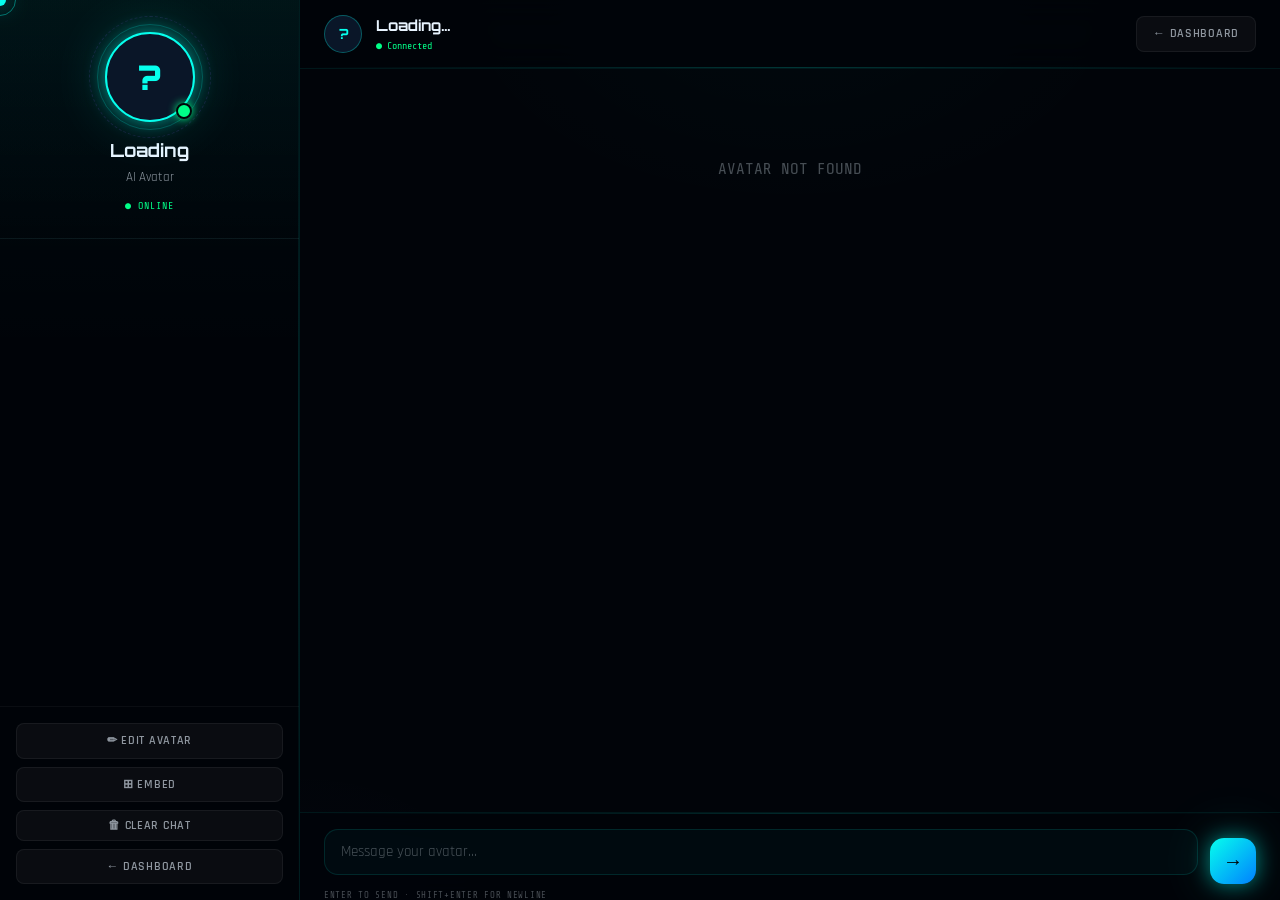
<file: preview.html>
<!DOCTYPE html>
<html lang="en">
<head>
  <meta charset="UTF-8"/>
  <meta name="viewport" content="width=device-width,initial-scale=1.0"/>
  <title>Chat — AvatarForge</title>
  <link rel="stylesheet" href="assets/styles.css"/>
  <style>
    body { overflow: hidden; }
    .chat-outer { display: flex; height: 100vh; }

    /* ── SIDEBAR ── */
    .chat-sidebar {
      width: 300px; flex-shrink: 0;
      border-right: 1px solid rgba(6,255,237,0.1);
      background: rgba(1,4,9,0.97);
      backdrop-filter: blur(24px);
      display: flex; flex-direction: column;
      position: relative;
    }
    .chat-sidebar::after {
      content: ''; position: absolute; top: 0; right: 0; bottom: 0; width: 1px;
      background: linear-gradient(180deg, transparent, var(--neon-cyan), transparent);
      opacity: 0.15;
    }
    @media(max-width:700px){.chat-sidebar{display:none;}}

    .sidebar-av-zone {
      display: flex; flex-direction: column; align-items: center;
      padding: 32px 20px 24px;
      border-bottom: 1px solid rgba(255,255,255,0.04);
      background: linear-gradient(180deg, rgba(6,255,237,0.04) 0%, transparent 100%);
      position: relative;
    }
    .sidebar-av-wrap {
      position: relative; width: 90px; height: 90px; margin-bottom: 14px;
    }
    .sidebar-av {
      width: 100%; height: 100%; border-radius: 50%; overflow: hidden;
      border: 2px solid var(--neon-cyan);
      display: flex; align-items: center; justify-content: center;
      font-family: var(--font-display); font-size: 34px; font-weight: 900;
      color: var(--neon-cyan); background: var(--bg-mid);
      box-shadow: var(--glow-cyan);
    }
    .sidebar-av img { width: 100%; height: 100%; object-fit: cover; }
    .sidebar-av-ring1 {
      position: absolute; inset: -8px; border-radius: 50%;
      border: 1px solid rgba(6,255,237,0.2);
      animation: ringRotate 10s linear infinite;
    }
    .sidebar-av-ring2 {
      position: absolute; inset: -16px; border-radius: 50%;
      border: 1px dashed rgba(139,92,246,0.15);
      animation: ringRotate 16s linear infinite reverse;
    }
    @keyframes ringRotate{from{transform:rotate(0)}to{transform:rotate(360deg)}}
    .online-badge {
      position: absolute; bottom: 3px; right: 3px;
      width: 16px; height: 16px; border-radius: 50%;
      background: var(--neon-green); border: 2px solid var(--bg-void);
      box-shadow: 0 0 8px var(--neon-green);
      animation: livePulse2 2s infinite;
    }
    @keyframes livePulse2{0%,100%{box-shadow:0 0 8px var(--neon-green)}50%{box-shadow:0 0 20px var(--neon-green)}}

    .sidebar-name { font-family: var(--font-display); font-size: 18px; font-weight: 700; text-align: center; }
    .sidebar-role { font-family: var(--font-body); font-size: 13px; color: var(--text-secondary); text-align: center; margin-top: 2px; }
    .sidebar-status {
      display: flex; align-items: center; gap: 6px;
      font-family: var(--font-mono); font-size: 10px; color: var(--neon-green);
      margin-top: 10px; text-transform: uppercase; letter-spacing: 0.1em;
    }
    .sidebar-status::before { content: '●'; animation: livePulse2 1.5s infinite; }

    .sidebar-info { flex: 1; padding: 20px; overflow-y: auto; }
    .info-item {
      display: flex; justify-content: space-between; align-items: center;
      padding: 10px 0; border-bottom: 1px solid rgba(255,255,255,0.04);
      font-size: 13px;
    }
    .info-item:last-child { border-bottom: none; }
    .info-k { font-family: var(--font-mono); font-size: 10px; color: var(--text-muted); text-transform: uppercase; letter-spacing: 0.08em; }
    .info-v { color: var(--text-secondary); font-weight: 500; }

    .sidebar-btns { padding: 16px; border-top: 1px solid rgba(255,255,255,0.04); display: flex; flex-direction: column; gap: 8px; }

    /* ── CHAT MAIN ── */
    .chat-main { flex: 1; display: flex; flex-direction: column; overflow: hidden; position: relative; }
    .chat-main-bg {
      position: absolute; inset: 0; pointer-events: none;
      background:
        radial-gradient(ellipse 60% 40% at 50% 0%, rgba(6,255,237,0.02) 0%, transparent 60%),
        radial-gradient(ellipse 40% 30% at 0% 100%, rgba(139,92,246,0.02) 0%, transparent 50%);
    }

    .chat-topbar {
      display: flex; align-items: center; gap: 14px; padding: 14px 24px;
      border-bottom: 1px solid rgba(6,255,237,0.08);
      background: rgba(1,4,9,0.8); backdrop-filter: blur(16px);
      flex-shrink: 0; position: relative; z-index: 1;
    }
    .chat-topbar::after {
      content: ''; position: absolute; bottom: 0; left: 0; right: 0; height: 1px;
      background: linear-gradient(90deg, transparent, rgba(6,255,237,0.2), transparent);
    }
    .topbar-av {
      width: 38px; height: 38px; border-radius: 50%; overflow: hidden;
      border: 1px solid rgba(6,255,237,0.3); background: var(--bg-mid);
      display: flex; align-items: center; justify-content: center;
      font-family: var(--font-display); font-size: 14px; font-weight: 700; color: var(--neon-cyan);
    }
    .topbar-av img { width: 100%; height: 100%; object-fit: cover; }
    .topbar-name { font-family: var(--font-display); font-size: 15px; font-weight: 700; }
    .topbar-online { font-family: var(--font-mono); font-size: 10px; color: var(--neon-green); display: flex; align-items: center; gap: 5px; }
    .topbar-online::before { content:'●'; animation: livePulse2 1.5s infinite; }

    .msgs { flex: 1; overflow-y: auto; padding: 28px 28px; display: flex; flex-direction: column; gap: 20px; position: relative; z-index: 1; }

    .msg-wrap { display: flex; gap: 12px; max-width: 78%; }
    .msg-wrap.user { margin-left: auto; flex-direction: row-reverse; }
    .msg-wrap { animation: msgReveal 0.4s cubic-bezier(0.23,1,0.32,1); }
    @keyframes msgReveal { from{opacity:0;transform:translateY(16px)scale(0.97)} to{opacity:1;transform:none} }

    .msg-av {
      width: 34px; height: 34px; border-radius: 50%; flex-shrink: 0;
      overflow: hidden; border: 1px solid rgba(6,255,237,0.2);
      background: var(--bg-mid); display: flex; align-items: center; justify-content: center;
      font-family: var(--font-display); font-size: 12px; font-weight: 700; color: var(--neon-cyan);
      box-shadow: 0 0 12px rgba(6,255,237,0.15);
    }
    .msg-av img { width: 100%; height: 100%; object-fit: cover; }

    .msg-content { display: flex; flex-direction: column; gap: 3px; }
    .msg-name { font-family: var(--font-mono); font-size: 9px; color: var(--text-muted); text-transform: uppercase; letter-spacing: 0.1em; }
    .msg-wrap.user .msg-name { text-align: right; }

    .msg-bubble {
      padding: 13px 18px; border-radius: var(--r-md);
      font-size: 15px; line-height: 1.7; position: relative;
    }
    .msg-wrap.bot .msg-bubble {
      background: rgba(6,255,237,0.04); border: 1px solid rgba(6,255,237,0.1);
      border-radius: 4px var(--r-md) var(--r-md) var(--r-md);
    }
    .msg-wrap.user .msg-bubble {
      background: linear-gradient(135deg, rgba(0,128,255,0.25), rgba(139,92,246,0.15));
      border: 1px solid rgba(0,128,255,0.2);
      border-radius: var(--r-md) 4px var(--r-md) var(--r-md);
    }

    .msg-time { font-family: var(--font-mono); font-size: 9px; color: var(--text-muted); margin-top: 2px; }
    .msg-wrap.user .msg-time { text-align: right; }

    .msg-bubble code { background: rgba(6,255,237,0.08); border: 1px solid rgba(6,255,237,0.15); padding: 2px 6px; border-radius: 4px; font-family: var(--font-mono); font-size: 13px; color: var(--neon-cyan); }
    .msg-bubble pre { background: rgba(0,0,0,0.4); border: 1px solid rgba(6,255,237,0.15); border-radius: 8px; padding: 12px; overflow-x: auto; margin-top: 8px; }
    .msg-bubble pre code { background: none; border: none; padding: 0; }
    .msg-bubble p { margin: 0 0 8px; }
    .msg-bubble p:last-child { margin-bottom: 0; }

    /* TYPING */
    .typing-msg .msg-bubble { padding: 16px 18px; }

    /* INPUT */
    .chat-inputbar {
      padding: 16px 24px; border-top: 1px solid rgba(6,255,237,0.08);
      background: rgba(1,4,9,0.9); backdrop-filter: blur(16px);
      display: flex; gap: 12px; align-items: flex-end; flex-shrink: 0; position: relative; z-index: 1;
    }
    .chat-inputbar::before {
      content: ''; position: absolute; top: 0; left: 0; right: 0; height: 1px;
      background: linear-gradient(90deg, transparent, rgba(6,255,237,0.15), transparent);
    }
    .input-wrap { flex: 1; position: relative; }
    .chat-ta {
      width: 100%; background: rgba(6,255,237,0.03); border: 1px solid rgba(6,255,237,0.12);
      border-radius: var(--r-md); padding: 12px 48px 12px 16px;
      color: var(--text-primary); font-family: var(--font-body); font-size: 15px;
      resize: none; outline: none; min-height: 46px; max-height: 130px; transition: var(--transition);
    }
    .chat-ta:focus {
      border-color: rgba(6,255,237,0.35); background: rgba(6,255,237,0.04);
      box-shadow: 0 0 0 2px rgba(6,255,237,0.07), var(--glow-cyan);
    }
    .chat-ta::placeholder { color: var(--text-muted); }
    .hint-text { position: absolute; bottom: -18px; left: 0; font-family: var(--font-mono); font-size: 9px; color: var(--text-muted); letter-spacing: 0.08em; }

    .send-btn {
      width: 46px; height: 46px; border-radius: var(--r-md); flex-shrink: 0;
      background: linear-gradient(135deg, var(--neon-cyan), var(--neon-blue));
      border: none; color: #000; font-size: 20px; cursor: none;
      display: flex; align-items: center; justify-content: center;
      box-shadow: var(--glow-cyan); transition: var(--transition);
    }
    .send-btn:hover { transform: scale(1.1); box-shadow: 0 0 30px rgba(6,255,237,0.7); }
    .send-btn:disabled { opacity: 0.3; transform: none; }

    /* HUD stats */
    .chat-hud {
      position: absolute; top: 14px; right: 16px;
      display: flex; gap: 12px; z-index: 2; pointer-events: none;
    }
    .hud-stat {
      font-family: var(--font-mono); font-size: 9px; color: var(--text-muted);
      background: rgba(0,0,0,0.5); padding: 4px 8px; border-radius: 4px;
      border: 1px solid rgba(255,255,255,0.05); display: flex; gap: 5px; align-items: center;
    }
    .hud-stat span { color: var(--neon-cyan); }
  </style>
</head>
<body>
  <div id="cursor"></div><div id="cursor-trail"></div>

  <div class="chat-outer">
    <!-- SIDEBAR -->
    <div class="chat-sidebar">
      <div class="sidebar-av-zone">
        <div class="sidebar-av-wrap">
          <div class="sidebar-av" id="sbAv">?</div>
          <div class="sidebar-av-ring1"></div>
          <div class="sidebar-av-ring2"></div>
          <div class="online-badge"></div>
        </div>
        <div class="sidebar-name" id="sbName">Loading</div>
        <div class="sidebar-role" id="sbRole">AI Avatar</div>
        <div class="sidebar-status">Online</div>
      </div>

      <div class="sidebar-info" id="sbInfo"></div>

      <div class="sidebar-btns">
        <a href="#" id="linkEdit" class="btn btn-ghost btn-sm" style="justify-content:center">✏ Edit Avatar</a>
        <a href="#" id="linkEmbed" class="btn btn-ghost btn-sm" style="justify-content:center">⊞ Embed</a>
        <button class="btn btn-ghost btn-sm" onclick="clearChat()" style="justify-content:center">🗑 Clear Chat</button>
        <a href="index.html" class="btn btn-ghost btn-sm" style="justify-content:center">← Dashboard</a>
      </div>
    </div>

    <!-- CHAT MAIN -->
    <div class="chat-main">
      <div class="chat-main-bg"></div>

      <div class="chat-topbar">
        <div class="topbar-av" id="tbAv">?</div>
        <div>
          <div class="topbar-name" id="tbName">Loading...</div>
          <div class="topbar-online">Connected</div>
        </div>
        <div style="margin-left:auto;display:flex;gap:8px">
          <a href="index.html" class="btn btn-ghost btn-sm">← Dashboard</a>
        </div>
      </div>

      <div class="msgs" id="msgs"></div>

      <div class="chat-inputbar">
        <div class="input-wrap">
          <textarea class="chat-ta" id="chatTa" placeholder="Message your avatar..." rows="1"
            onkeydown="handleKey(event)" oninput="autoSize(this)"></textarea>
          <div class="hint-text">ENTER TO SEND · SHIFT+ENTER FOR NEWLINE</div>
        </div>
        <button class="send-btn" id="sendBtn" onclick="send()">→</button>
      </div>
    </div>
  </div>

  <div id="toastWrap" class="toast-wrap"></div>
  <script src="assets/app.js"></script>
  <script>
    let avatar=null, msgs=[];

    function init() {
      const id=getParam('id'), cfg=getParam('config');
      if(cfg) avatar=decodeConfig(cfg);
      else if(id) avatar=AvatarStore.get(id);
      if(!avatar){ document.getElementById('msgs').innerHTML='<div style="text-align:center;padding:60px;color:var(--text-muted);font-family:var(--font-mono)">AVATAR NOT FOUND</div>'; return; }
      renderInfo(); greet();
    }

    function renderInfo() {
      // Sidebar avatar
      const sbAv = document.getElementById('sbAv');
      if(avatar.appearance_url){
        sbAv.innerHTML=`<img src="${avatar.appearance_url}" onerror="this.parentElement.innerHTML='${avatar.name.charAt(0).toUpperCase()}'" />`;
      } else sbAv.textContent = avatar.name.charAt(0).toUpperCase();

      if(avatar.animation_style==='pulse') document.querySelector('.sidebar-av').style.animation='logoPulse 3s ease-in-out infinite';
      if(avatar.animation_style==='float') document.querySelector('.sidebar-av-wrap').style.animation='floatAv 4s ease-in-out infinite';

      document.getElementById('sbName').textContent = avatar.name;
      document.getElementById('sbRole').textContent = avatar.role || 'AI Assistant';

      document.getElementById('sbInfo').innerHTML = `
        <div class="info-item"><span class="info-k">Model</span><span class="badge badge-cyan">${avatar.model||'gpt-4o-mini'}</span></div>
        <div class="info-item"><span class="info-k">Language</span><span class="info-v">${avatar.language||'English'}</span></div>
        <div class="info-item"><span class="info-k">Tone</span><span class="info-v">${avatar.tone||'friendly'}</span></div>
        <div class="info-item"><span class="info-k">Temperature</span><span class="info-v">${avatar.temperature||0.7}</span></div>
        <div class="info-item"><span class="info-k">Messages</span><span class="info-v" id="msgCount">0</span></div>
      `;

      if(avatar.id){
        document.getElementById('linkEdit').href=`editor.html?id=${avatar.id}`;
        document.getElementById('linkEmbed').href=`publish.html?id=${avatar.id}`;
      }

      // Topbar
      const tbAv = document.getElementById('tbAv');
      if(avatar.appearance_url) tbAv.innerHTML=`<img src="${avatar.appearance_url}" style="width:100%;height:100%;object-fit:cover;border-radius:50%" onerror="this.parentElement.textContent='${avatar.name.charAt(0).toUpperCase()}'" />`;
      else tbAv.textContent=avatar.name.charAt(0).toUpperCase();
      document.getElementById('tbName').textContent=avatar.name;
      document.title=`Chat — ${avatar.name}`;
    }

    function greet() {
      const g = avatar.greeting || `Hey! I'm ${avatar.name}${avatar.role?', your '+avatar.role:''}. How can I help you today?`;
      appendMsg('bot', g);
    }

    function appendMsg(role, text, isTyping=false) {
      const list=document.getElementById('msgs');
      const w=document.createElement('div');
      w.className=`msg-wrap ${role}`;
      if(isTyping)w.id='typingEl';

      const avEl=document.createElement('div');
      avEl.className='msg-av';
      if(role==='bot'){
        if(avatar.appearance_url) avEl.innerHTML=`<img src="${avatar.appearance_url}" onerror="this.parentElement.textContent='${avatar.name.charAt(0).toUpperCase()}'" />`;
        else avEl.textContent=avatar.name.charAt(0).toUpperCase();
      } else {
        avEl.textContent='⬡';
        avEl.style.color='rgba(139,92,246,0.8)';
        avEl.style.borderColor='rgba(139,92,246,0.3)';
      }

      const contentEl=document.createElement('div');
      contentEl.className='msg-content';

      const nameEl=document.createElement('div');
      nameEl.className='msg-name';
      nameEl.textContent = role==='bot'?avatar.name:'You';

      const bubbleEl=document.createElement('div');
      bubbleEl.className='msg-bubble';
      if(isTyping){
        w.classList.add('typing-msg');
        bubbleEl.innerHTML='<div class="typing-dots"><span></span><span></span><span></span></div>';
      } else {
        bubbleEl.innerHTML=formatMsg(text);
      }

      const timeEl=document.createElement('div');
      timeEl.className='msg-time';
      timeEl.textContent=fmtTime();

      contentEl.appendChild(nameEl);
      contentEl.appendChild(bubbleEl);
      contentEl.appendChild(timeEl);

      if(role==='bot'){ w.appendChild(avEl); w.appendChild(contentEl); }
      else { w.appendChild(contentEl); w.appendChild(avEl); }

      list.appendChild(w);
      list.scrollTop=list.scrollHeight;
      updateMsgCount();
      return w;
    }

    function formatMsg(txt) {
      return txt
        .replace(/&/g,'&amp;').replace(/</g,'&lt;').replace(/>/g,'&gt;')
        .replace(/```([\s\S]*?)```/g,'<pre><code>$1</code></pre>')
        .replace(/`([^`]+)`/g,'<code>$1</code>')
        .replace(/\*\*(.*?)\*\*/g,'<strong>$1</strong>')
        .replace(/\*(.*?)\*/g,'<em>$1</em>')
        .replace(/\n/g,'<br>');
    }

    async function send() {
      const ta=document.getElementById('chatTa');
      const text=ta.value.trim();
      if(!text)return;
      const model=avatar.model||'gpt-4o-mini';
      const provider=model.startsWith('claude')?'anthropic':'openai';
      if(!KeyStore.get(provider)){
        toast(`No ${provider==='anthropic'?'Anthropic':'OpenAI'} API key. Open Settings.`,'error',4000);
        return;
      }
      ta.value=''; autoSize(ta);
      document.getElementById('sendBtn').disabled=true;
      appendMsg('user', text);
      msgs.push({role:'user',content:text});
      const typing=appendMsg('bot','',true);
      try {
        const res=await callLLM(avatar, msgs);
        typing.remove();
        appendMsg('bot', res);
        msgs.push({role:'assistant',content:res});
      } catch(e) {
        typing.remove();
        appendMsg('bot', `⚠ Error: ${e.message}`);
      }
      document.getElementById('sendBtn').disabled=false;
      ta.focus();
    }

    function clearChat() { msgs=[]; document.getElementById('msgs').innerHTML=''; greet(); }
    function handleKey(e){ if(e.key==='Enter'&&!e.shiftKey){e.preventDefault();send();} }
    function autoSize(el){ el.style.height='auto'; el.style.height=Math.min(el.scrollHeight,130)+'px'; }
    function updateMsgCount(){ const el=document.getElementById('msgCount'); if(el) el.textContent=msgs.length; }

    init();
  </script>
  <style>
    @keyframes floatAv { 0%,100%{transform:translateY(0)} 50%{transform:translateY(-8px)} }
    @keyframes logoPulse { 0%,100%{box-shadow:var(--glow-cyan)} 50%{box-shadow:0 0 40px rgba(6,255,237,0.9)} }
  </style>
</body>
</html>
</file>
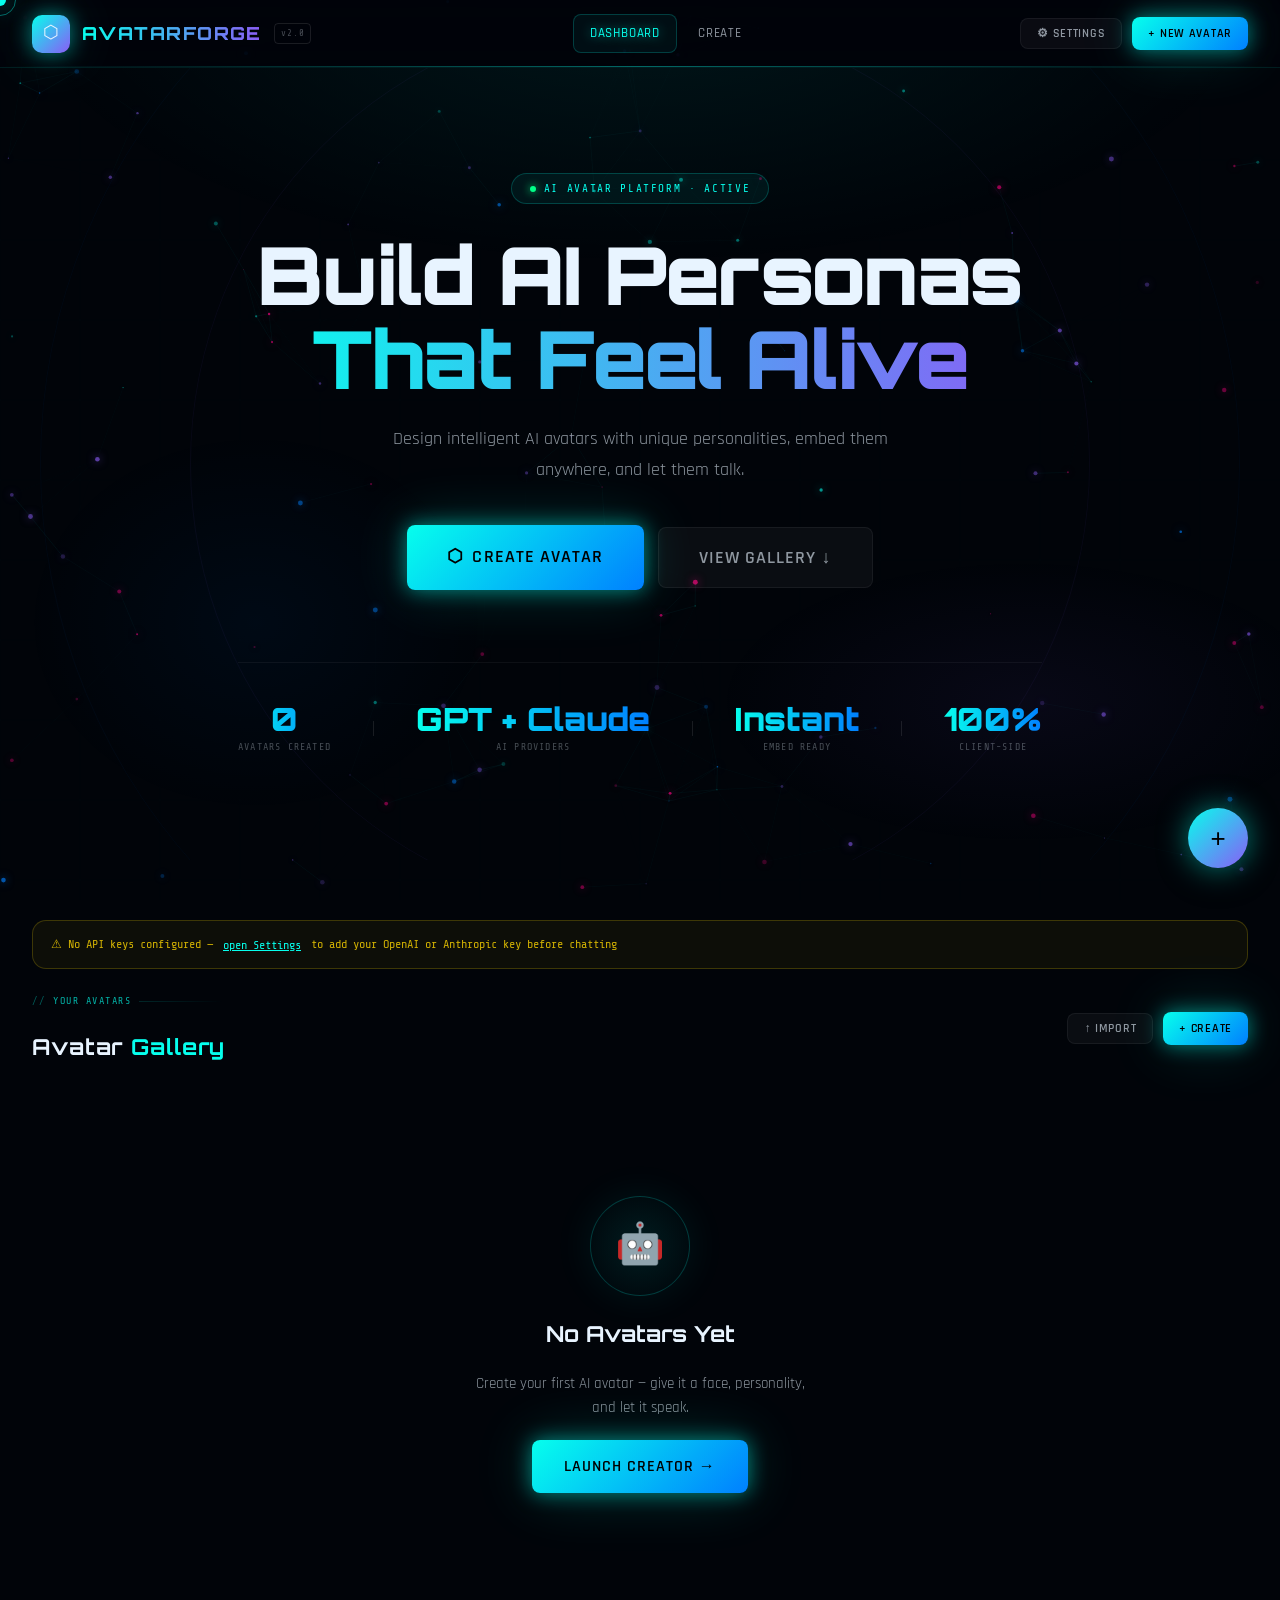
<file: publish.html>
<!DOCTYPE html>
<html lang="en">
<head>
  <meta charset="UTF-8"/>
  <meta name="viewport" content="width=device-width,initial-scale=1.0"/>
  <title>Publish — AvatarForge</title>
  <link rel="stylesheet" href="assets/styles.css"/>
  <style>
    .pub-wrap { max-width: 900px; margin: 0 auto; padding: 48px 24px 80px; }

    .pub-hero { text-align: center; margin-bottom: 60px; }
    .pub-hero-badge {
      display: inline-flex; align-items: center; gap: 8px;
      font-family: var(--font-mono); font-size: 11px; color: var(--neon-violet);
      background: rgba(139,92,246,0.08); border: 1px solid rgba(139,92,246,0.2);
      padding: 6px 18px; border-radius: var(--r-full); margin-bottom: 20px;
      letter-spacing: 0.1em; text-transform: uppercase;
    }
    .pub-hero h1 {
      font-family: var(--font-display); font-size: clamp(28px,4vw,42px); font-weight: 900;
      letter-spacing: 0.02em; line-height: 1.2;
    }
    .pub-hero h1 span { color: var(--neon-cyan); }
    .pub-hero p { color: var(--text-secondary); margin-top: 12px; font-size: 16px; }

    /* AVATAR IDENTITY CARD */
    .av-id-card {
      display: flex; align-items: center; gap: 18px;
      background: rgba(6,255,237,0.02); border: 1px solid rgba(6,255,237,0.12);
      border-radius: var(--r-xl); padding: 20px 24px; margin-bottom: 36px;
      position: relative; overflow: hidden;
    }
    .av-id-card::before {
      content: ''; position: absolute; left: 0; top: 0; bottom: 0; width: 3px;
      background: linear-gradient(180deg, var(--neon-cyan), var(--neon-violet));
    }
    .av-id-av {
      width: 52px; height: 52px; border-radius: 50%; overflow: hidden;
      border: 2px solid var(--neon-cyan); box-shadow: var(--glow-cyan);
      display: flex; align-items: center; justify-content: center;
      font-family: var(--font-display); font-size: 20px; font-weight: 900; color: var(--neon-cyan);
      background: var(--bg-mid); flex-shrink: 0;
    }
    .av-id-av img { width: 100%; height: 100%; object-fit: cover; }

    /* PANELS */
    .pub-panels { display: flex; flex-direction: column; gap: 20px; }

    .pub-panel { background: rgba(255,255,255,0.02); border: var(--border-dim); border-radius: var(--r-xl); overflow: hidden; }
    .pub-panel-head {
      display: flex; align-items: center; justify-content: space-between;
      padding: 16px 22px; border-bottom: 1px solid rgba(255,255,255,0.04);
      background: rgba(6,255,237,0.02);
    }
    .pub-panel-title {
      font-family: var(--font-display); font-size: 13px; font-weight: 600;
      color: var(--neon-cyan); letter-spacing: 0.08em; display: flex; align-items: center; gap: 8px;
    }
    .pub-panel-body { padding: 22px; }

    /* SIZE BUTTONS */
    .size-btns { display: flex; gap: 6px; }
    .sz-btn {
      padding: 6px 14px; border: 1px solid rgba(255,255,255,0.08); border-radius: var(--r-sm);
      font-family: var(--font-mono); font-size: 11px; cursor: none; color: var(--text-muted);
      background: none; transition: var(--transition);
    }
    .sz-btn.active { border-color: var(--neon-cyan); color: var(--neon-cyan); background: rgba(6,255,237,0.06); }
    .sz-btn:hover:not(.active) { border-color: rgba(255,255,255,0.15); color: var(--text-secondary); }

    /* PREVIEW IFRAME FRAME */
    .iframe-preview-wrap {
      display: flex; justify-content: center; padding: 8px;
      background: var(--bg-void); border-radius: var(--r-lg);
      border: 1px solid rgba(255,255,255,0.04);
    }
    .iframe-outer {
      border: 1px solid rgba(6,255,237,0.2);
      border-radius: 16px; overflow: hidden; position: relative;
      box-shadow: 0 0 40px rgba(6,255,237,0.08), 0 20px 60px rgba(0,0,0,0.5);
    }
    .iframe-outer::before {
      content: ''; position: absolute; top: 0; left: 0; right: 0; height: 2px;
      background: linear-gradient(90deg, transparent, var(--neon-cyan), transparent);
    }

    /* TOGGLE */
    .opt-row { display: flex; align-items: center; justify-content: space-between; padding: 12px 0; border-bottom: 1px solid rgba(255,255,255,0.04); }
    .opt-row:last-child { border-bottom: none; }
    .opt-k { font-size: 14px; font-weight: 500; }
    .opt-d { font-family: var(--font-mono); font-size: 11px; color: var(--text-muted); margin-top: 2px; }
    .toggle {
      width: 44px; height: 24px; border-radius: 12px;
      background: rgba(255,255,255,0.08); border: 1px solid rgba(255,255,255,0.1);
      position: relative; cursor: none; transition: var(--transition);
    }
    .toggle.on { background: rgba(6,255,237,0.3); border-color: var(--neon-cyan); box-shadow: 0 0 12px rgba(6,255,237,0.3); }
    .toggle::after {
      content:''; position:absolute; top:3px; left:3px;
      width:16px; height:16px; border-radius:50%; background:#fff;
      transition: transform 0.25s cubic-bezier(0.23,1,0.32,1);
    }
    .toggle.on::after { transform: translateX(20px); background: var(--neon-cyan); }

    /* SHARE GRID */
    .share-grid { display: grid; grid-template-columns: repeat(4,1fr); gap: 12px; }
    @media(max-width:600px){.share-grid{grid-template-columns:repeat(2,1fr);}}
    .share-item {
      display: flex; flex-direction: column; align-items: center; gap: 8px;
      padding: 18px 12px; border: 1px solid rgba(255,255,255,0.06);
      border-radius: var(--r-lg); cursor: none; transition: var(--transition);
      background: rgba(255,255,255,0.01);
    }
    .share-item:hover {
      border-color: var(--neon-cyan); background: rgba(6,255,237,0.04);
      transform: translateY(-2px); box-shadow: 0 8px 24px rgba(0,0,0,0.3);
    }
    .share-icon { font-size: 26px; }
    .share-name { font-family: var(--font-mono); font-size: 10px; color: var(--text-muted); text-transform: uppercase; letter-spacing: 0.08em; }

    /* COPY SUCCESS */
    .copied-flash { animation: copyFlash 0.4s ease; }
    @keyframes copyFlash { 0%,100%{} 50%{box-shadow:0 0 20px rgba(6,255,237,0.5);} }
  </style>
</head>
<body>
  <div id="cursor"></div><div id="cursor-trail"></div>
  <canvas id="bg-canvas"></canvas>

  <div class="app-wrap">
    <nav class="nav">
      <a href="index.html" class="nav-logo"><div class="logo-icon">⬡</div><span class="logo-text">AVATARFORGE</span></a>
      <div class="nav-actions">
        <a href="#" id="chatLink" class="btn btn-primary btn-sm">💬 Chat</a>
        <a href="#" id="editLink" class="btn btn-ghost btn-sm">✏ Edit</a>
        <a href="index.html" class="btn btn-ghost btn-sm">← Dashboard</a>
      </div>
    </nav>

    <div class="pub-wrap">
      <div class="pub-hero anim-fade-up">
        <div class="pub-hero-badge">⊞ Deploy & Embed</div>
        <h1>Publish <span>Your Avatar</span></h1>
        <p>Generate an embeddable widget or share a direct link — no server required.</p>
      </div>

      <!-- IDENTITY -->
      <div class="av-id-card anim-fade-up anim-delay-1">
        <div class="av-id-av" id="avIdImg">?</div>
        <div>
          <div style="font-family:var(--font-display);font-weight:700;font-size:20px" id="avIdName">Loading...</div>
          <div style="color:var(--text-secondary);font-size:13px;margin-top:2px" id="avIdRole"></div>
        </div>
        <div style="margin-left:auto;display:flex;gap:8px" id="avIdBadges"></div>
      </div>

      <div class="pub-panels">
        <!-- DIRECT LINK -->
        <div class="pub-panel anim-fade-up anim-delay-2">
          <div class="pub-panel-head">
            <div class="pub-panel-title">🔗 Direct Link</div>
            <button class="btn btn-ghost btn-sm" onclick="copyLink()">Copy Link</button>
          </div>
          <div class="pub-panel-body">
            <div class="code-block" id="linkBox" style="cursor:none" onclick="copyLink()"></div>
            <div style="font-family:var(--font-mono);font-size:10px;color:var(--text-muted);margin-top:10px;line-height:1.8">Share this URL directly. The avatar config is encoded in the URL — works without any backend.</div>
          </div>
        </div>

        <!-- IFRAME EMBED -->
        <div class="pub-panel anim-fade-up anim-delay-3">
          <div class="pub-panel-head">
            <div class="pub-panel-title">⊞ iFrame Embed</div>
            <div style="display:flex;gap:10px;align-items:center">
              <div class="size-btns">
                <button class="sz-btn active" onclick="setSize(400,600,this)">S</button>
                <button class="sz-btn" onclick="setSize(480,700,this)">M</button>
                <button class="sz-btn" onclick="setSize(600,800,this)">L</button>
                <button class="sz-btn" onclick="setSize('100%','100vh',this)">Full</button>
              </div>
              <button class="btn btn-primary btn-sm" onclick="copyEmbed()">Copy Code</button>
            </div>
          </div>
          <div class="pub-panel-body">
            <div class="code-block" id="embedBox" onclick="copyEmbed()" style="cursor:none"></div>

            <div class="divider"></div>

            <div class="section-label">Options</div>
            <div>
              <div class="opt-row">
                <div><div class="opt-k">Rounded corners</div><div class="opt-d">Apply border-radius to iframe frame</div></div>
                <button class="toggle on" id="tgRounded" onclick="this.classList.toggle('on');updateEmbed()"></button>
              </div>
            </div>
          </div>
        </div>

        <!-- LIVE PREVIEW -->
        <div class="pub-panel anim-fade-up anim-delay-4">
          <div class="pub-panel-head">
            <div class="pub-panel-title">👁 Live Preview</div>
            <span class="badge badge-dim">iFrame Render</span>
          </div>
          <div class="pub-panel-body">
            <div class="iframe-preview-wrap">
              <div class="iframe-outer" style="width:360px;height:520px">
                <iframe id="previewFrame" style="width:100%;height:100%;border:none" title="Preview"></iframe>
              </div>
            </div>
          </div>
        </div>

        <!-- SHARE -->
        <div class="pub-panel anim-fade-up anim-delay-5">
          <div class="pub-panel-head">
            <div class="pub-panel-title">📡 Quick Share</div>
          </div>
          <div class="pub-panel-body">
            <div class="share-grid">
              <div class="share-item clickable" onclick="shareMail()">
                <div class="share-icon">📧</div>
                <div class="share-name">Email</div>
              </div>
              <div class="share-item clickable" onclick="shareX()">
                <div class="share-icon">𝕏</div>
                <div class="share-name">X / Twitter</div>
              </div>
              <div class="share-item clickable" onclick="shareLI()">
                <div class="share-icon">💼</div>
                <div class="share-name">LinkedIn</div>
              </div>
              <div class="share-item clickable" onclick="copyLink()">
                <div class="share-icon">📋</div>
                <div class="share-name">Copy Link</div>
              </div>
            </div>
          </div>
        </div>
      </div>
    </div>
  </div>

  <div id="toastWrap" class="toast-wrap"></div>
  <script src="assets/app.js"></script>
  <script>
    let avatar=null, W=400, H=600, cfgB64='', baseURL='';

    function init() {
      const id=getParam('id');
      if(!id){location.href='index.html';return;}
      avatar=AvatarStore.get(id);
      if(!avatar){location.href='index.html';return;}

      const safe={...avatar}; delete safe.id;
      cfgB64=encodeConfig(safe);
      baseURL=window.location.origin+window.location.pathname.replace('publish.html','');

      renderIdCard();
      updateAll();

      document.getElementById('chatLink').href=`preview.html?id=${avatar.id}`;
      document.getElementById('editLink').href=`editor.html?id=${avatar.id}`;
    }

    function renderIdCard() {
      const el=document.getElementById('avIdImg');
      if(avatar.appearance_url){
        el.innerHTML=`<img src="${avatar.appearance_url}" style="width:100%;height:100%;object-fit:cover;border-radius:50%" onerror="this.parentElement.textContent='${avatar.name.charAt(0).toUpperCase()}'" />`;
      } else el.textContent=avatar.name.charAt(0).toUpperCase();
      document.getElementById('avIdName').textContent=avatar.name;
      document.getElementById('avIdRole').textContent=avatar.role||'AI Assistant';
      document.getElementById('avIdBadges').innerHTML=`<span class="badge badge-cyan">${avatar.model||'gpt-4o-mini'}</span>`;
    }

    function updateAll() {
      const url=`${baseURL}preview.html?config=${cfgB64}`;
      document.getElementById('linkBox').textContent=url;
      updateEmbed();
      document.getElementById('previewFrame').src=url;
    }

    function updateEmbed() {
      const url=`${baseURL}preview.html?config=${cfgB64}`;
      const rounded=document.getElementById('tgRounded').classList.contains('on');
      const wStr=typeof W==='number'?`${W}px`:W;
      const hStr=typeof H==='number'?`${H}px`:H;
      const style=`width:${wStr};height:${hStr};border:none;${rounded?'border-radius:16px;':''}`;
      document.getElementById('embedBox').textContent=`<iframe src="${url}" style="${style}" title="${avatar.name} — AI Avatar" allow="microphone"></iframe>`;
    }

    function setSize(w,h,btn) {
      W=w; H=h;
      document.querySelectorAll('.sz-btn').forEach(b=>b.classList.remove('active'));
      btn.classList.add('active'); updateEmbed();
    }

    function copyLink() {
      const txt=document.getElementById('linkBox').textContent;
      navigator.clipboard.writeText(txt).then(()=>{
        document.getElementById('linkBox').classList.add('copied-flash');
        setTimeout(()=>document.getElementById('linkBox').classList.remove('copied-flash'),400);
        toast('Link copied!','success');
      });
    }

    function copyEmbed() {
      navigator.clipboard.writeText(document.getElementById('embedBox').textContent)
        .then(()=>toast('Embed code copied!','success'));
    }

    function shareMail() {
      const url=`${baseURL}preview.html?config=${cfgB64}`;
      window.open(`mailto:?subject=Chat with ${avatar.name}&body=I built an AI avatar — try it: ${url}`);
    }
    function shareX() {
      const url=`${baseURL}preview.html?config=${cfgB64}`;
      window.open(`https://twitter.com/intent/tweet?text=I built "${avatar.name}", an AI avatar&url=${encodeURIComponent(url)}`);
    }
    function shareLI() {
      const url=`${baseURL}preview.html?config=${cfgB64}`;
      window.open(`https://www.linkedin.com/sharing/share-offsite/?url=${encodeURIComponent(url)}`);
    }

    init();
    initParticles('bg-canvas');
  </script>
</body>
</html>
</file>
<file: assets/styles.css>
@import url('https://fonts.googleapis.com/css2?family=Orbitron:wght@400;500;600;700;800;900&family=Rajdhani:wght@300;400;500;600;700&family=Share+Tech+Mono&display=swap');

/* ═══════════════════════════════════════════
   AVATARFORGE — CYBERPUNK DESIGN SYSTEM
   Aesthetic: Holographic · Neon · Spatial UI
   ═══════════════════════════════════════════ */

:root {
  --bg-void: #010409;
  --bg-deep: #060d1a;
  --bg-mid: #0a1628;
  --bg-surface: rgba(10, 22, 44, 0.8);
  --bg-glass: rgba(6, 255, 237, 0.03);
  --bg-card: rgba(255,255,255,0.03);

  --neon-cyan: #06ffed;
  --neon-blue: #0080ff;
  --neon-violet: #8b5cf6;
  --neon-pink: #ff0080;
  --neon-gold: #ffd700;
  --neon-green: #00ff88;

  --glow-cyan: 0 0 20px rgba(6,255,237,0.5), 0 0 60px rgba(6,255,237,0.2);
  --glow-blue: 0 0 20px rgba(0,128,255,0.5), 0 0 60px rgba(0,128,255,0.15);
  --glow-pink: 0 0 20px rgba(255,0,128,0.5), 0 0 60px rgba(255,0,128,0.15);
  --glow-violet: 0 0 20px rgba(139,92,246,0.5), 0 0 60px rgba(139,92,246,0.15);
  --glow-gold: 0 0 20px rgba(255,215,0,0.4), 0 0 40px rgba(255,215,0,0.1);

  --border-neon: 1px solid rgba(6,255,237,0.2);
  --border-dim: 1px solid rgba(255,255,255,0.06);
  --border-bright: 1px solid rgba(6,255,237,0.5);

  --text-primary: #e8f4ff;
  --text-secondary: rgba(232,244,255,0.6);
  --text-muted: rgba(232,244,255,0.3);
  --text-neon: #06ffed;

  --font-display: 'Orbitron', sans-serif;
  --font-body: 'Rajdhani', sans-serif;
  --font-mono: 'Share Tech Mono', monospace;

  --r-sm: 8px;
  --r-md: 14px;
  --r-lg: 20px;
  --r-xl: 28px;
  --r-full: 999px;

  --transition: all 0.3s cubic-bezier(0.23, 1, 0.32, 1);
  --transition-fast: all 0.15s cubic-bezier(0.23, 1, 0.32, 1);
}

*, *::before, *::after { box-sizing: border-box; margin: 0; padding: 0; }

html { scroll-behavior: smooth; }

body {
  font-family: var(--font-body);
  background: var(--bg-void);
  color: var(--text-primary);
  min-height: 100vh;
  font-size: 16px;
  line-height: 1.6;
  overflow-x: hidden;
  cursor: none;
}

/* ── Custom Cursor ── */
#cursor {
  width: 12px; height: 12px; border-radius: 50%;
  background: var(--neon-cyan);
  position: fixed; pointer-events: none; z-index: 99999;
  transform: translate(-50%, -50%);
  transition: width 0.2s, height 0.2s, background 0.2s;
  box-shadow: var(--glow-cyan);
  mix-blend-mode: screen;
}
#cursor-trail {
  width: 32px; height: 32px; border-radius: 50%;
  border: 1px solid rgba(6,255,237,0.4);
  position: fixed; pointer-events: none; z-index: 99998;
  transform: translate(-50%, -50%);
  transition: transform 0.1s ease, left 0.12s ease, top 0.12s ease;
}
body:has(button:hover, a:hover, .clickable:hover) #cursor {
  width: 20px; height: 20px; background: var(--neon-pink);
}

/* ── Scrollbar ── */
::-webkit-scrollbar { width: 4px; }
::-webkit-scrollbar-track { background: var(--bg-void); }
::-webkit-scrollbar-thumb { background: linear-gradient(var(--neon-cyan), var(--neon-violet)); border-radius: 4px; }

/* ── Canvas Background ── */
#bg-canvas {
  position: fixed; inset: 0; z-index: 0;
  pointer-events: none;
}

/* ── Main Layout ── */
.app-wrap { position: relative; z-index: 1; }

/* ── NAV ── */
.nav {
  display: flex; align-items: center; justify-content: space-between;
  padding: 0 32px; height: 68px;
  background: rgba(1,4,9,0.7);
  backdrop-filter: blur(24px) saturate(180%);
  border-bottom: 1px solid rgba(6,255,237,0.1);
  position: sticky; top: 0; z-index: 100;
}

.nav::after {
  content: '';
  position: absolute; bottom: 0; left: 0; right: 0; height: 1px;
  background: linear-gradient(90deg, transparent, var(--neon-cyan), transparent);
  opacity: 0.4;
}

.nav-logo {
  display: flex; align-items: center; gap: 12px;
  text-decoration: none; color: var(--text-primary);
}

.logo-icon {
  width: 38px; height: 38px; border-radius: 10px;
  background: linear-gradient(135deg, var(--neon-cyan), var(--neon-violet));
  display: flex; align-items: center; justify-content: center;
  font-size: 18px; box-shadow: var(--glow-cyan);
  animation: logoPulse 3s ease-in-out infinite;
}
@keyframes logoPulse {
  0%,100% { box-shadow: var(--glow-cyan); }
  50% { box-shadow: 0 0 30px rgba(6,255,237,0.8), 0 0 80px rgba(6,255,237,0.3); }
}

.logo-text {
  font-family: var(--font-display); font-weight: 800; font-size: 18px;
  background: linear-gradient(90deg, var(--neon-cyan), var(--neon-violet));
  -webkit-background-clip: text; -webkit-text-fill-color: transparent;
  letter-spacing: 0.08em;
}
.logo-version {
  font-family: var(--font-mono); font-size: 9px; color: var(--text-muted);
  border: 1px solid rgba(255,255,255,0.1); padding: 2px 6px; border-radius: 4px;
  letter-spacing: 0.1em;
}

.nav-center { display: flex; align-items: center; gap: 4px; }
.nav-link {
  font-family: var(--font-body); font-weight: 500; font-size: 13px;
  letter-spacing: 0.06em; text-transform: uppercase;
  color: var(--text-secondary); text-decoration: none;
  padding: 8px 16px; border-radius: var(--r-sm);
  transition: var(--transition); position: relative;
  border: 1px solid transparent;
}
.nav-link:hover, .nav-link.active {
  color: var(--neon-cyan);
  background: rgba(6,255,237,0.05);
  border-color: rgba(6,255,237,0.2);
  text-shadow: 0 0 12px rgba(6,255,237,0.6);
}

.nav-actions { display: flex; align-items: center; gap: 10px; }

/* ── BUTTONS ── */
.btn {
  display: inline-flex; align-items: center; gap: 8px;
  padding: 10px 22px; border-radius: var(--r-sm);
  font-family: var(--font-body); font-weight: 600; font-size: 14px;
  letter-spacing: 0.06em; text-transform: uppercase;
  cursor: none; transition: var(--transition); border: none;
  text-decoration: none; position: relative; overflow: hidden;
  white-space: nowrap;
}

.btn::before {
  content: ''; position: absolute; inset: 0;
  background: linear-gradient(135deg, rgba(255,255,255,0.1) 0%, transparent 100%);
  opacity: 0; transition: opacity 0.2s;
}
.btn:hover::before { opacity: 1; }

.btn-primary {
  background: linear-gradient(135deg, var(--neon-cyan) 0%, var(--neon-blue) 100%);
  color: #000; box-shadow: var(--glow-cyan);
}
.btn-primary:hover {
  transform: translateY(-2px);
  box-shadow: 0 0 30px rgba(6,255,237,0.7), 0 0 80px rgba(6,255,237,0.3);
}
.btn-primary:active { transform: translateY(0); }

.btn-ghost {
  background: rgba(255,255,255,0.04);
  color: var(--text-secondary);
  border: var(--border-dim);
}
.btn-ghost:hover {
  background: rgba(6,255,237,0.05);
  color: var(--neon-cyan);
  border-color: rgba(6,255,237,0.3);
  box-shadow: var(--glow-cyan);
}

.btn-violet {
  background: linear-gradient(135deg, var(--neon-violet), var(--neon-pink));
  color: #fff; box-shadow: var(--glow-violet);
}
.btn-violet:hover {
  transform: translateY(-2px);
  box-shadow: 0 0 30px rgba(139,92,246,0.7), 0 0 80px rgba(255,0,128,0.3);
}

.btn-danger {
  background: rgba(255,0,80,0.1);
  color: #ff5080;
  border: 1px solid rgba(255,0,80,0.25);
}
.btn-danger:hover { background: rgba(255,0,80,0.2); box-shadow: 0 0 20px rgba(255,0,80,0.3); }

.btn-sm { padding: 7px 16px; font-size: 12px; }
.btn-lg { padding: 14px 32px; font-size: 16px; }
.btn-xl { padding: 18px 40px; font-size: 18px; }
.btn:disabled { opacity: 0.35; cursor: not-allowed; transform: none !important; }

/* Ripple effect */
.btn .ripple {
  position: absolute; border-radius: 50%;
  background: rgba(255,255,255,0.3); transform: scale(0);
  animation: ripple 0.6s linear; pointer-events: none;
}
@keyframes ripple { to { transform: scale(4); opacity: 0; } }

/* ── CARDS ── */
.card {
  background: var(--bg-card);
  backdrop-filter: blur(16px);
  border: var(--border-dim);
  border-radius: var(--r-lg);
  position: relative; overflow: hidden;
  transition: var(--transition);
}

.card-glow {
  position: absolute; inset: 0; border-radius: var(--r-lg);
  background: radial-gradient(ellipse at top left, rgba(6,255,237,0.05) 0%, transparent 60%);
  pointer-events: none;
}

.card:hover {
  border-color: rgba(6,255,237,0.25);
  transform: translateY(-4px);
  box-shadow: 0 20px 60px rgba(0,0,0,0.5), 0 0 40px rgba(6,255,237,0.08);
}

/* Scanline effect */
.card::after {
  content: ''; position: absolute; inset: 0;
  background: repeating-linear-gradient(
    0deg, transparent 0px, transparent 2px,
    rgba(6,255,237,0.01) 2px, rgba(6,255,237,0.01) 4px
  );
  pointer-events: none; border-radius: var(--r-lg);
}

/* ── AVATAR CARD ── */
.avatar-card {
  background: var(--bg-card);
  border: var(--border-dim);
  border-radius: var(--r-xl);
  overflow: hidden; position: relative;
  cursor: none; transition: var(--transition);
  group: true;
}

.avatar-card-frame {
  position: relative; aspect-ratio: 1; overflow: hidden;
  background: linear-gradient(135deg, var(--bg-mid), var(--bg-deep));
}

.avatar-card-frame img {
  width: 100%; height: 100%; object-fit: cover;
  transition: transform 0.5s cubic-bezier(0.23, 1, 0.32, 1);
}
.avatar-card:hover .avatar-card-frame img { transform: scale(1.08); }

.avatar-card-placeholder {
  width: 100%; height: 100%;
  display: flex; align-items: center; justify-content: center;
  font-family: var(--font-display); font-size: 52px; font-weight: 900;
  background: linear-gradient(135deg, var(--bg-mid) 0%, #0d1f3c 100%);
  color: rgba(6,255,237,0.4);
}

.avatar-card-overlay {
  position: absolute; inset: 0;
  background: linear-gradient(to top, rgba(1,4,9,0.95) 0%, transparent 60%);
}

.avatar-card-holo {
  position: absolute; inset: 0;
  background: linear-gradient(
    135deg,
    rgba(6,255,237,0.06) 0%,
    rgba(139,92,246,0.04) 50%,
    rgba(255,0,128,0.06) 100%
  );
  opacity: 0; transition: opacity 0.3s;
}
.avatar-card:hover .avatar-card-holo { opacity: 1; }

.avatar-card-badge {
  position: absolute; top: 12px; right: 12px;
  font-family: var(--font-mono); font-size: 10px;
  background: rgba(1,4,9,0.85); backdrop-filter: blur(8px);
  border: 1px solid rgba(6,255,237,0.3);
  color: var(--neon-cyan); padding: 4px 10px; border-radius: var(--r-full);
  letter-spacing: 0.08em;
}

.avatar-card-info { padding: 16px 18px; }

.avatar-card-name {
  font-family: var(--font-display); font-size: 15px; font-weight: 700;
  letter-spacing: 0.04em; color: var(--text-primary);
  text-shadow: 0 0 20px rgba(6,255,237,0.3);
}
.avatar-card-role { font-size: 13px; color: var(--text-secondary); margin-top: 2px; letter-spacing: 0.02em; }

.avatar-card-actions {
  display: flex; gap: 6px; padding: 12px 14px;
  border-top: 1px solid rgba(255,255,255,0.05);
  background: rgba(0,0,0,0.2);
}

/* ── FORM ELEMENTS ── */
.field { display: flex; flex-direction: column; gap: 8px; }

.label {
  font-family: var(--font-mono); font-size: 11px; font-weight: 400;
  text-transform: uppercase; letter-spacing: 0.12em;
  color: var(--neon-cyan); opacity: 0.8;
}

.input, .textarea, .select {
  background: rgba(255,255,255,0.03);
  border: 1px solid rgba(255,255,255,0.08);
  border-radius: var(--r-sm);
  padding: 12px 16px;
  color: var(--text-primary);
  font-family: var(--font-body); font-size: 15px; font-weight: 400;
  transition: var(--transition); outline: none; width: 100%;
  backdrop-filter: blur(8px);
}
.input:focus, .textarea:focus, .select:focus {
  border-color: rgba(6,255,237,0.5);
  background: rgba(6,255,237,0.04);
  box-shadow: 0 0 0 3px rgba(6,255,237,0.1), var(--glow-cyan);
  color: var(--neon-cyan);
}
.input::placeholder, .textarea::placeholder { color: var(--text-muted); font-family: var(--font-body); }
.textarea { resize: vertical; min-height: 110px; }
.select { appearance: none; cursor: none; }
.select option { background: var(--bg-deep); color: var(--text-primary); }

/* ── RANGE ── */
.range {
  appearance: none; width: 100%; height: 3px; border-radius: 2px;
  background: rgba(255,255,255,0.1); outline: none; cursor: none;
}
.range::-webkit-slider-thumb {
  appearance: none; width: 20px; height: 20px; border-radius: 50%;
  background: var(--neon-cyan); cursor: none;
  box-shadow: var(--glow-cyan);
  transition: transform 0.15s;
}
.range::-webkit-slider-thumb:hover { transform: scale(1.3); }

/* ── BADGE ── */
.badge {
  display: inline-flex; align-items: center; gap: 5px;
  padding: 3px 10px; border-radius: var(--r-full);
  font-family: var(--font-mono); font-size: 10px; letter-spacing: 0.06em;
  font-weight: 400;
}
.badge-cyan { background: rgba(6,255,237,0.1); color: var(--neon-cyan); border: 1px solid rgba(6,255,237,0.25); }
.badge-violet { background: rgba(139,92,246,0.15); color: var(--neon-violet); border: 1px solid rgba(139,92,246,0.3); }
.badge-pink { background: rgba(255,0,128,0.1); color: var(--neon-pink); border: 1px solid rgba(255,0,128,0.25); }
.badge-gold { background: rgba(255,215,0,0.1); color: var(--neon-gold); border: 1px solid rgba(255,215,0,0.25); }
.badge-green { background: rgba(0,255,136,0.1); color: var(--neon-green); border: 1px solid rgba(0,255,136,0.25); }
.badge-dim { background: rgba(255,255,255,0.05); color: var(--text-secondary); border: var(--border-dim); }

/* ── WIZARD STEPS ── */
.wizard-steps {
  display: flex; align-items: center; gap: 0;
  position: relative; margin-bottom: 52px;
}

.wizard-step-wrap { flex: 1; display: flex; align-items: center; }

.step-line {
  flex: 1; height: 1px;
  background: linear-gradient(90deg, rgba(6,255,237,0.3), rgba(6,255,237,0.05));
  margin: 0 8px; transition: background 0.4s;
}
.step-line.done { background: linear-gradient(90deg, var(--neon-cyan), rgba(6,255,237,0.3)); box-shadow: 0 0 8px rgba(6,255,237,0.4); }

.step-node {
  display: flex; flex-direction: column; align-items: center; gap: 6px;
  position: relative;
}
.step-circle {
  width: 36px; height: 36px; border-radius: 50%;
  display: flex; align-items: center; justify-content: center;
  font-family: var(--font-display); font-size: 12px; font-weight: 700;
  border: 1px solid rgba(255,255,255,0.1);
  background: rgba(255,255,255,0.03);
  color: var(--text-muted); transition: var(--transition);
  position: relative; z-index: 1;
}
.step-node.active .step-circle {
  border-color: var(--neon-cyan); color: var(--neon-cyan);
  background: rgba(6,255,237,0.1);
  box-shadow: var(--glow-cyan);
  animation: stepPulse 2s ease-in-out infinite;
}
.step-node.done .step-circle {
  border-color: var(--neon-cyan); background: var(--neon-cyan); color: #000;
  box-shadow: var(--glow-cyan);
}
@keyframes stepPulse { 0%,100% { box-shadow: var(--glow-cyan); } 50% { box-shadow: 0 0 30px rgba(6,255,237,0.8); } }

.step-label {
  font-family: var(--font-mono); font-size: 9px; color: var(--text-muted);
  text-transform: uppercase; letter-spacing: 0.1em; white-space: nowrap;
}
.step-node.active .step-label { color: var(--neon-cyan); }
.step-node.done .step-label { color: rgba(6,255,237,0.6); }

/* ── CHAT ── */
.chat-outer { display: flex; height: 100vh; overflow: hidden; }

.chat-sidebar {
  width: 300px; flex-shrink: 0;
  border-right: 1px solid rgba(6,255,237,0.1);
  background: rgba(1,4,9,0.9);
  backdrop-filter: blur(20px);
  display: flex; flex-direction: column;
  position: relative; overflow: hidden;
}
.chat-sidebar::before {
  content: '';
  position: absolute; top: 0; left: 0; right: 0; height: 100%;
  background: linear-gradient(180deg, rgba(6,255,237,0.03) 0%, transparent 40%);
  pointer-events: none;
}

.chat-main { flex: 1; display: flex; flex-direction: column; overflow: hidden; }

.messages-area {
  flex: 1; overflow-y: auto; padding: 28px 24px;
  display: flex; flex-direction: column; gap: 18px;
  background: radial-gradient(ellipse at center, rgba(0,128,255,0.02) 0%, transparent 70%);
}

.msg { display: flex; gap: 12px; max-width: 75%; animation: msgIn 0.35s cubic-bezier(0.23,1,0.32,1); }
.msg.user { margin-left: auto; flex-direction: row-reverse; }
@keyframes msgIn { from { opacity: 0; transform: translateY(16px) scale(0.97); } to { opacity: 1; transform: none; } }

.msg-avatar {
  width: 36px; height: 36px; border-radius: 50%; flex-shrink: 0;
  overflow: hidden; border: 1px solid rgba(6,255,237,0.2);
  background: var(--bg-mid); display: flex; align-items: center; justify-content: center;
  font-family: var(--font-display); font-size: 14px; font-weight: 700;
  box-shadow: 0 0 12px rgba(6,255,237,0.2);
}
.msg-avatar img { width: 100%; height: 100%; object-fit: cover; }

.msg-bubble {
  padding: 12px 18px;
  font-size: 15px; line-height: 1.65;
  border-radius: var(--r-md);
}
.msg.bot .msg-bubble {
  background: rgba(6,255,237,0.04);
  border: 1px solid rgba(6,255,237,0.12);
  border-radius: 4px var(--r-md) var(--r-md) var(--r-md);
  color: var(--text-primary);
}
.msg.user .msg-bubble {
  background: linear-gradient(135deg, rgba(0,128,255,0.3), rgba(139,92,246,0.2));
  border: 1px solid rgba(0,128,255,0.3);
  border-radius: var(--r-md) 4px var(--r-md) var(--r-md);
  color: var(--text-primary);
}

.msg-meta {
  font-family: var(--font-mono); font-size: 10px;
  color: var(--text-muted); margin-top: 4px;
  letter-spacing: 0.06em;
}

.typing-dots { display: flex; gap: 5px; align-items: center; padding: 4px 0; }
.typing-dots span {
  width: 6px; height: 6px; border-radius: 50%;
  background: var(--neon-cyan); animation: tDot 1.4s infinite;
  box-shadow: 0 0 6px var(--neon-cyan);
}
.typing-dots span:nth-child(2) { animation-delay: 0.2s; }
.typing-dots span:nth-child(3) { animation-delay: 0.4s; }
@keyframes tDot { 0%,80%,100%{transform:scale(0.6);opacity:0.4} 40%{transform:scale(1.1);opacity:1} }

.chat-input-bar {
  padding: 16px 20px; border-top: 1px solid rgba(6,255,237,0.1);
  background: rgba(1,4,9,0.8); backdrop-filter: blur(16px);
  display: flex; gap: 10px; align-items: flex-end;
}
.chat-textarea {
  flex: 1; background: rgba(6,255,237,0.03);
  border: 1px solid rgba(6,255,237,0.15);
  border-radius: var(--r-md); padding: 12px 16px;
  color: var(--text-primary); font-family: var(--font-body); font-size: 15px;
  resize: none; outline: none; min-height: 46px; max-height: 130px;
  transition: var(--transition);
}
.chat-textarea:focus {
  border-color: rgba(6,255,237,0.4);
  background: rgba(6,255,237,0.05);
  box-shadow: 0 0 0 2px rgba(6,255,237,0.08), var(--glow-cyan);
}
.chat-textarea::placeholder { color: var(--text-muted); }

.send-btn {
  width: 46px; height: 46px; border-radius: var(--r-md);
  background: linear-gradient(135deg, var(--neon-cyan), var(--neon-blue));
  border: none; color: #000; font-size: 18px; cursor: none;
  display: flex; align-items: center; justify-content: center;
  transition: var(--transition); flex-shrink: 0;
  box-shadow: var(--glow-cyan);
}
.send-btn:hover { transform: scale(1.1) rotate(-5deg); box-shadow: 0 0 30px rgba(6,255,237,0.7); }
.send-btn:disabled { opacity: 0.3; transform: none; }

/* ── TOAST ── */
.toast-wrap { position: fixed; top: 80px; right: 24px; z-index: 9999; display: flex; flex-direction: column; gap: 10px; }
.toast {
  display: flex; align-items: center; gap: 12px;
  background: rgba(6, 15, 30, 0.95);
  backdrop-filter: blur(20px);
  border-radius: var(--r-md);
  padding: 14px 18px;
  min-width: 300px; font-size: 14px;
  animation: toastSlide 0.4s cubic-bezier(0.23,1,0.32,1);
  font-family: var(--font-body);
}
.toast.success { border-left: 3px solid var(--neon-green); border: 1px solid rgba(0,255,136,0.25); border-left: 3px solid var(--neon-green); }
.toast.error { border: 1px solid rgba(255,0,80,0.25); border-left: 3px solid #ff5080; }
.toast.info { border: 1px solid rgba(6,255,237,0.2); border-left: 3px solid var(--neon-cyan); }
@keyframes toastSlide { from { transform: translateX(120%); opacity: 0; } to { transform: none; opacity: 1; } }

/* ── SECTION HEADER ── */
.section-label {
  font-family: var(--font-mono); font-size: 10px; color: var(--neon-cyan);
  text-transform: uppercase; letter-spacing: 0.15em; opacity: 0.7;
  display: flex; align-items: center; gap: 8px; margin-bottom: 20px;
}
.section-label::before { content: '//'; opacity: 0.5; }
.section-label::after { content: ''; flex: 1; height: 1px; background: linear-gradient(90deg, rgba(6,255,237,0.2), transparent); }

/* ── DIVIDER ── */
.divider {
  height: 1px; margin: 28px 0;
  background: linear-gradient(90deg, transparent, rgba(6,255,237,0.15), transparent);
}

/* ── CODE BLOCK ── */
.code-block {
  background: rgba(0,0,0,0.5); border: 1px solid rgba(6,255,237,0.15);
  border-radius: var(--r-md); padding: 16px 18px;
  font-family: var(--font-mono); font-size: 13px;
  color: var(--neon-green); word-break: break-all;
  line-height: 1.7; position: relative;
}
.code-block::before {
  content: 'EMBED CODE'; position: absolute; top: -1px; right: 14px;
  font-size: 9px; background: rgba(0,255,136,0.15); color: var(--neon-green);
  padding: 2px 8px; border-radius: 0 0 6px 6px;
  letter-spacing: 0.1em; border: 1px solid rgba(0,255,136,0.2); border-top: none;
}

/* ── PANEL ── */
.panel {
  background: rgba(255,255,255,0.02);
  border: var(--border-dim);
  border-radius: var(--r-lg);
  overflow: hidden;
}
.panel-header {
  padding: 16px 20px; border-bottom: 1px solid rgba(255,255,255,0.04);
  display: flex; align-items: center; justify-content: space-between;
  background: rgba(6,255,237,0.02);
}
.panel-header h3 {
  font-family: var(--font-display); font-size: 13px; font-weight: 600;
  letter-spacing: 0.08em; color: var(--neon-cyan);
}
.panel-body { padding: 20px; }

/* ── MODEL OPTIONS ── */
.model-option {
  display: flex; align-items: center; gap: 14px;
  padding: 14px 16px; border: 1px solid rgba(255,255,255,0.06);
  border-radius: var(--r-md); cursor: none; transition: var(--transition);
  position: relative; overflow: hidden;
}
.model-option::before {
  content: ''; position: absolute; left: 0; top: 0; bottom: 0; width: 3px;
  background: transparent; transition: background 0.2s;
}
.model-option.selected {
  border-color: rgba(6,255,237,0.3);
  background: rgba(6,255,237,0.04);
  box-shadow: 0 0 20px rgba(6,255,237,0.06);
}
.model-option.selected::before { background: var(--neon-cyan); }
.model-option:hover:not(.selected) { border-color: rgba(255,255,255,0.12); background: rgba(255,255,255,0.02); }

/* ── TONE SELECTOR ── */
.tone-grid { display: grid; grid-template-columns: repeat(3, 1fr); gap: 10px; }
.tone-chip {
  padding: 12px 8px; border: 1px solid rgba(255,255,255,0.07);
  border-radius: var(--r-md); text-align: center; cursor: none; transition: var(--transition);
  background: rgba(255,255,255,0.02);
}
.tone-chip:hover { border-color: rgba(6,255,237,0.2); background: rgba(6,255,237,0.03); }
.tone-chip.selected {
  border-color: var(--neon-cyan); background: rgba(6,255,237,0.08);
  box-shadow: 0 0 16px rgba(6,255,237,0.1);
}
.tone-chip .t-emoji { font-size: 22px; display: block; margin-bottom: 4px; }
.tone-chip .t-name { font-family: var(--font-mono); font-size: 10px; color: var(--text-secondary); letter-spacing: 0.06em; text-transform: uppercase; }
.tone-chip.selected .t-name { color: var(--neon-cyan); }

/* ── RESPONSIVE ── */
@media (max-width: 768px) {
  .nav-center { display: none; }
  .chat-sidebar { display: none; }
  body { cursor: auto; }
  #cursor, #cursor-trail { display: none; }
}

/* ── ANIMATIONS ── */
@keyframes fadeUp { from { opacity: 0; transform: translateY(24px); } to { opacity: 1; transform: none; } }
@keyframes fadeIn { from { opacity: 0; } to { opacity: 1; } }
@keyframes scanline { from { top: -100%; } to { top: 200%; } }
@keyframes glitch {
  0%,95%,100% { transform: none; clip-path: none; }
  96% { transform: translate(-2px, 1px); clip-path: polygon(0 20%, 100% 20%, 100% 40%, 0 40%); }
  97% { transform: translate(2px, -1px); clip-path: polygon(0 60%, 100% 60%, 100% 80%, 0 80%); }
  98% { transform: translate(-1px, 2px); clip-path: none; }
}
@keyframes hologram {
  0%,100% { opacity: 0.8; }
  50% { opacity: 1; filter: brightness(1.2); }
}

.anim-fade-up { animation: fadeUp 0.5s cubic-bezier(0.23,1,0.32,1) both; }
.anim-delay-1 { animation-delay: 0.1s; }
.anim-delay-2 { animation-delay: 0.2s; }
.anim-delay-3 { animation-delay: 0.3s; }
.anim-delay-4 { animation-delay: 0.4s; }
.anim-delay-5 { animation-delay: 0.5s; }

.glitch { animation: glitch 6s infinite; }
.holo { animation: hologram 4s ease-in-out infinite; }

/* ── GRID HELPERS ── */
.grid-2 { display: grid; grid-template-columns: repeat(2,1fr); gap: 16px; }
.grid-3 { display: grid; grid-template-columns: repeat(3,1fr); gap: 16px; }
@media(max-width:600px){.grid-2,.grid-3{grid-template-columns:1fr;}}

/* ── HUD elements ── */
.hud-corner {
  position: absolute;
  width: 16px; height: 16px;
  border-color: var(--neon-cyan);
  opacity: 0.4;
}
.hud-corner.tl { top: 8px; left: 8px; border-top: 1px solid; border-left: 1px solid; }
.hud-corner.tr { top: 8px; right: 8px; border-top: 1px solid; border-right: 1px solid; }
.hud-corner.bl { bottom: 8px; left: 8px; border-bottom: 1px solid; border-left: 1px solid; }
.hud-corner.br { bottom: 8px; right: 8px; border-bottom: 1px solid; border-right: 1px solid; }
</file>
